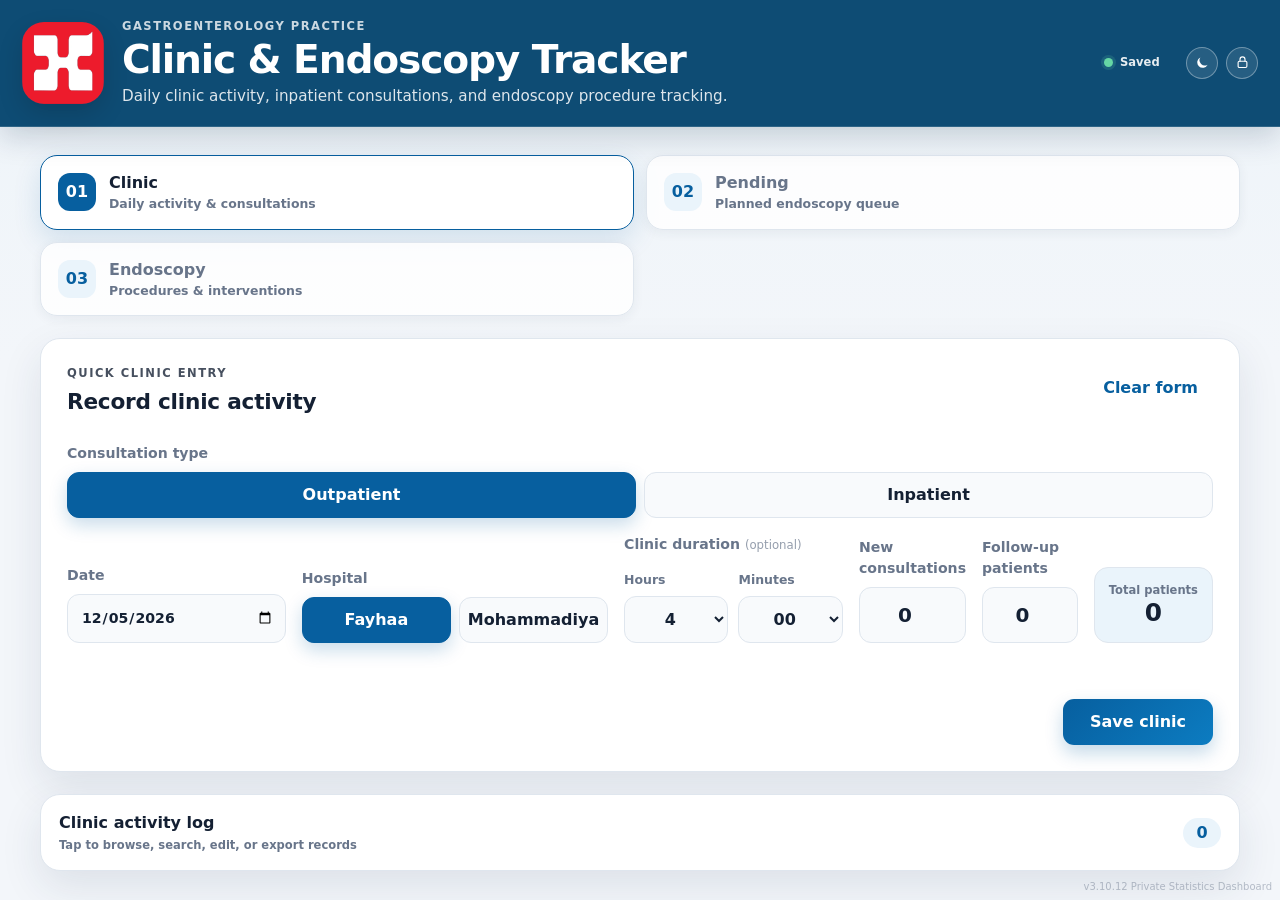
<file: index.html>
<!DOCTYPE html>

<html lang="en">
<head>
<meta charset="utf-8"/>
<meta content="width=device-width, initial-scale=1.0" name="viewport"/>
<meta content="Gastroenterology practice clinic and endoscopy activity tracker" name="description"/>
<title>Clinic &amp; Endoscopy Tracker</title>
<link href="styles.css" rel="stylesheet"/>
</head>
<body>
<header class="app-header">
<div class="brand-block">
<img alt="Gastroenterology Practice logo" class="hospital-logo" draggable="false" id="practiceLogo" src="hmg-logo.webp"/>
<div>
<p class="eyebrow">Gastroenterology Practice</p>
<h1>Clinic &amp; Endoscopy Tracker</h1>
<p class="subtitle">Daily clinic activity, inpatient consultations, and endoscopy procedure tracking.</p>
</div>
</div>
<div class="header-actions">
<div aria-live="polite" class="save-status saved" id="saveStatus" role="status" title="All changes saved"><span></span><b>Saved</b></div>
<button aria-label="Switch to dark mode" class="secondary-btn theme-btn header-icon-action" id="themeToggle" title="Dark mode" type="button">
<span aria-hidden="true" class="header-action-icon theme-icon" id="themeToggleIcon">
<svg class="moon-icon" focusable="false" viewbox="0 0 24 24"><path d="M20.2 15.4A8.4 8.4 0 0 1 8.6 3.8 8.7 8.7 0 1 0 20.2 15.4Z"></path></svg>
<svg class="sun-icon" focusable="false" viewbox="0 0 24 24"><circle cx="12" cy="12" r="3.5"></circle><path d="M12 2v2M12 20v2M4.93 4.93l1.42 1.42M17.65 17.65l1.42 1.42M2 12h2M20 12h2M4.93 19.07l1.42-1.42M17.65 6.35l1.42-1.42"></path></svg>
</span>
</button>
<button aria-label="Open private dashboard" class="header-icon-action private-lock-btn" id="privateAccessBtn" title="Private dashboard" type="button">
<span aria-hidden="true" class="header-action-icon">
<svg class="lock-closed-icon" focusable="false" viewbox="0 0 24 24"><rect height="10" rx="2" width="14" x="5" y="10"></rect><path d="M8 10V7a4 4 0 0 1 8 0v3"></path></svg>
<svg class="lock-open-icon" focusable="false" viewbox="0 0 24 24"><rect height="10" rx="2" width="14" x="5" y="10"></rect><path d="M9 10V7a4 4 0 0 1 7.5-2"></path></svg>
</span>
</button>
</div>
</header>
<main class="container">
<div class="module-nav-row">
<nav aria-label="Modules" class="module-tabs">
<button class="module-tab active" data-module="clinicModule" type="button"><span class="tab-icon">01</span><span><strong>Clinic</strong><small>Daily activity &amp; consultations</small></span></button>
<button class="module-tab" data-module="pendingModule" type="button"><span class="tab-icon">02</span><span><strong>Pending</strong><small>Planned endoscopy queue</small></span></button>
<button class="module-tab" data-module="endoscopyModule" type="button"><span class="tab-icon">03</span><span><strong>Endoscopy</strong><small>Procedures &amp; interventions</small></span></button>
</nav>
</div>
<section class="module-panel active" id="clinicModule">
<section class="card form-card">
<div class="section-heading"><div><p class="eyebrow">Quick clinic entry</p><h2>Record clinic activity</h2></div><button class="text-btn" id="resetFormBtn" type="button">Clear form</button></div>
<form id="trackerForm">
<input id="editingId" type="hidden"/>
<div class="clinic-mode-row">
<span class="field-label">Consultation type</span>
<div aria-label="Consultation type" class="clinic-type-buttons" role="group">
<button class="clinic-type-btn active" data-consultation-type="outpatient" type="button">Outpatient</button>
<button class="clinic-type-btn" data-consultation-type="inpatient" type="button">Inpatient</button>
</div>
<input id="consultationType" type="hidden" value="outpatient"/>
</div>
<div class="clinic-quick-form">
<label class="clinic-date-field"><span>Date</span><input id="date" required="" type="date"/></label>
<div class="clinic-hospital-field">
<span class="field-label">Hospital</span>
<div aria-label="Clinic hospital" class="clinic-hospital-buttons" role="group">
<button class="clinic-hospital-btn" data-clinic-hospital="HMG Fayhaa" type="button">Fayhaa</button>
<button class="clinic-hospital-btn" data-clinic-hospital="HMG Mohammadiya" type="button">Mohammadiya</button>
</div>
<select aria-hidden="true" class="visually-hidden-select" id="clinic" required="" tabindex="-1"><option value="">Select hospital</option><option>HMG Fayhaa</option><option>HMG Mohammadiya</option><option>Inpatient Consultation HMG Fayhaa</option><option>Inpatient Consultation HMG Mohammadiya</option></select>
</div>
<div class="clinic-duration-field" id="clinicDurationField">
<span class="field-label">Clinic duration <small>(optional)</small></span>
<div class="clinic-duration-picker" aria-label="Clinic duration">
<label><span>Hours</span><select id="durationHours"><option value="">Not recorded</option><option value="0">0</option><option value="1">1</option><option value="2">2</option><option value="3">3</option><option value="4" selected>4</option><option value="5">5</option><option value="6">6</option><option value="7">7</option><option value="8">8</option></select></label>
<label><span>Minutes</span><select id="durationMinutes"><option value="0" selected>00</option><option value="15">15</option><option value="30">30</option><option value="45">45</option></select></label>
</div>
<input id="duration" type="hidden" value="4"/>
</div>
<div class="clinic-count-fields" id="outpatientClinicFields">
<label class="clinic-count-field"><span>New consultations</span><input id="newConsultations" inputmode="numeric" min="0" step="1" type="number" value="0"/></label>
<label class="clinic-count-field"><span>Follow-up patients</span><input id="followUps" inputmode="numeric" min="0" step="1" type="number" value="0"/></label>
</div>
<div class="clinic-count-fields hidden" id="inpatientClinicFields">
<label class="clinic-count-field"><span>Inpatient consultations</span><input id="inpatientConsultations" inputmode="numeric" min="0" step="1" type="number" value="0"/></label>
</div>
<div class="clinic-total-preview"><span id="clinicTotalLabel">Total patients</span><strong id="clinicTotalPreview">0</strong></div>
</div>
<input id="day" type="hidden"/>
<input id="totalPatients" type="hidden"/>
<div class="form-message" id="formMessage"></div>
<div class="form-actions"><button class="primary-btn" type="submit"><span id="submitLabel">Save clinic</span></button></div>
</form>
</section>
<details class="card activity-log-collapsible" id="clinicActivityLog"><summary class="activity-log-summary"><span><strong>Clinic activity log</strong><small>Tap to browse, search, edit, or export records</small></span><span class="activity-log-summary-count" id="clinicActivityLogCount">0</span></summary><div class="activity-log-collapsible-body">
<div class="section-heading filters-heading activity-log-toolbar-heading"><div class="toolbar"><input id="searchInput" placeholder="Search clinic or date" type="search"/><select id="clinicFilter"><option value="">All clinics and services</option><option>HMG Fayhaa</option><option>HMG Mohammadiya</option><option>Inpatient Consultation HMG Fayhaa</option><option>Inpatient Consultation HMG Mohammadiya</option></select><button class="secondary-btn" id="exportBtn" type="button">Export CSV</button><button class="danger-btn" id="clearAllBtn" type="button">Clear all</button></div></div>
<div class="table-wrap"><table><thead><tr><th>Date</th><th>Day</th><th>Clinic / Service</th><th>Duration</th><th>Total patients</th><th>New</th><th>Follow-up</th><th>Actions</th></tr></thead><tbody id="recordsBody"></tbody></table><div class="empty-state" id="emptyState"><strong>No entries yet</strong><span>Add your first clinic entry above.</span></div></div>
</div></details>
</section>
<section class="module-panel" id="pendingModule">
<section class="card pending-hospital-switcher">
<div class="pending-hospital-field">
<span class="field-label">Hospital</span>
<div aria-label="Pending hospital queue" class="pending-hospital-buttons" role="tablist">
<button aria-selected="true" class="pending-hospital-btn active" data-pending-hospital="HMG Fayhaa" type="button">Fayhaa <span id="pendingFayhaaCount">0</span></button>
<button aria-selected="false" class="pending-hospital-btn" data-pending-hospital="HMG Mohammadiya" type="button">Mohammadiya <span id="pendingMohammadiyaCount">0</span></button>
</div>
<button class="primary-btn pending-inline-add" id="addPendingInlineBtn" type="button">+ Add pending patient</button>
</div>
</section>
<section class="card pending-card pending-composer" id="pendingComposer">
<div class="pending-composer-top"><strong>Add pending patient</strong><button aria-label="Close add form" class="icon-btn pending-composer-close" id="closePendingComposerBtn" type="button">×</button></div>
<form class="tracker-form" id="pendingForm">
<input id="pendingEditingId" type="hidden"/><input id="pendingHospital" type="hidden" value="HMG Fayhaa"/>
<div class="section-heading"><div><p class="eyebrow">Add to queue</p><h2 id="pendingFormTitle">Pending – Fayhaa</h2></div><button class="text-btn" id="resetPendingBtn" type="button">Clear form</button></div>
<div class="form-grid"><label><span>Date</span><input id="pendingDate" required="" type="date"/></label><label><span>Start time (for calendar)</span><select id="pendingTime"><option value="">Select time</option><option value="08:00">08:00</option><option value="08:15">08:15</option><option value="08:30">08:30</option><option value="08:45">08:45</option><option value="09:00">09:00</option><option value="09:15">09:15</option><option value="09:30">09:30</option><option value="09:45">09:45</option><option value="10:00">10:00</option><option value="10:15">10:15</option><option value="10:30">10:30</option><option value="10:45">10:45</option><option value="11:00">11:00</option><option value="11:15">11:15</option><option value="11:30">11:30</option><option value="11:45">11:45</option><option value="12:00">12:00</option><option value="12:15">12:15</option><option value="12:30">12:30</option><option value="12:45">12:45</option><option value="13:00">13:00</option><option value="13:15">13:15</option><option value="13:30">13:30</option><option value="13:45">13:45</option><option value="14:00">14:00</option><option value="14:15">14:15</option><option value="14:30">14:30</option><option value="14:45">14:45</option><option value="15:00">15:00</option><option value="15:15">15:15</option><option value="15:30">15:30</option><option value="15:45">15:45</option><option value="16:00">16:00</option><option value="16:15">16:15</option><option value="16:30">16:30</option><option value="16:45">16:45</option><option value="17:00">17:00</option><option value="17:15">17:15</option><option value="17:30">17:30</option><option value="17:45">17:45</option><option value="18:00">18:00</option><option value="18:15">18:15</option><option value="18:30">18:30</option><option value="18:45">18:45</option><option value="19:00">19:00</option><option value="19:15">19:15</option><option value="19:30">19:30</option><option value="19:45">19:45</option><option value="20:00">20:00</option><option value="20:15">20:15</option><option value="20:30">20:30</option><option value="20:45">20:45</option><option value="21:00">21:00</option><option value="21:15">21:15</option><option value="21:30">21:30</option><option value="21:45">21:45</option><option value="22:00">22:00</option><option value="22:15">22:15</option><option value="22:30">22:30</option><option value="22:45">22:45</option><option value="23:00">23:00</option><option value="23:15">23:15</option><option value="23:30">23:30</option><option value="23:45">23:45</option><option value="00:00">00:00</option></select></label><label><span>MRN</span><input id="pendingMrn" inputmode="numeric" maxlength="30" placeholder="Enter MRN" required="" type="text"/></label><label><span>Calendar duration (minutes)</span><input id="pendingDuration" min="5" step="5" type="number" value="30"/></label></div>
<label class="pending-schedule-toggle"><input id="pendingToBeScheduled" type="checkbox"/><span><strong>To be booked</strong><small>Keep this case in Booking until a date is confirmed.</small></span></label>
<fieldset><legend>Planned procedures — select one or more</legend><div class="choice-grid compact-choice-grid pending-procedure-tabs" id="pendingProcedureChoices">
<label class="check-card"><input type="checkbox" value="EGD"/><span>EGD</span></label><label class="check-card"><input type="checkbox" value="Colonoscopy"/><span>Colonoscopy</span></label><label class="check-card"><input type="checkbox" value="Flex Sig"/><span>Flex Sig</span></label><label class="check-card"><input type="checkbox" value="Fibroscan"/><span>FibroScan</span></label><label class="check-card"><input type="checkbox" value="ERCP"/><span>ERCP</span></label><label class="check-card"><input type="checkbox" value="EUS"/><span>EUS</span></label><label class="check-card"><input type="checkbox" value="PEG Tube Insertion"/><span>PEG Tube Insertion</span></label><label class="check-card"><input type="checkbox" value="PEG Tube Replacement"/><span>PEG Tube Replacement</span></label><label class="check-card"><input type="checkbox" value="Foreign Body Removal"/><span>Foreign Body Removal</span></label><label class="check-card"><input type="checkbox" value="pH Monitoring"/><span>pH Monitoring</span></label>
</div></fieldset>
<label class="full-width-field"><span>Note (optional)</span><textarea id="pendingNote" maxlength="500" placeholder="Brief reminder" rows="3"></textarea></label><div class="form-message" id="pendingMessage"></div><div class="form-actions"><button class="primary-btn" type="submit"><span id="pendingSubmitLabel">Add to pending</span></button></div>
</form>
</section>
<section class="card">
<div class="section-heading filters-heading"><div><h2 id="pendingQueueTitle">Pending – Fayhaa</h2></div><div class="toolbar"><input id="pendingSearch" placeholder="Search MRN or procedure" type="search"/><button class="danger-btn" id="clearPendingBtn" type="button">Clear queue</button></div></div>
<div aria-label="Pending date view" class="pending-view-tabs" role="tablist">
<button aria-selected="true" class="pending-view-btn active" data-pending-view="queue" type="button" onclick="setPendingView('queue')"><span class="pending-view-label">Queue</span><span id="pendingQueueCount">0</span></button>
<button aria-selected="false" class="pending-view-btn" data-pending-view="today" type="button" onclick="setPendingView('today')"><span class="pending-view-label">Today</span><span id="pendingTodayCount">0</span></button>
<button aria-selected="false" class="pending-view-btn" data-pending-view="week" type="button" onclick="setPendingView('week')"><span class="pending-view-label">Week</span><span id="pendingWeekCount">0</span></button>
<button aria-selected="false" class="pending-view-btn" data-pending-view="toschedule" type="button" onclick="setPendingView('toschedule')"><span class="pending-view-label">Booking</span><span id="pendingToScheduleCount">0</span></button>
</div>
<div class="pending-list" id="pendingList"></div><div class="empty-state" id="pendingEmptyState"><strong>No pending patients</strong><span id="pendingEmptyText">Add a planned patient above.</span></div>
</section>
<button aria-label="Add pending patient" class="pending-fab" id="openPendingComposerBtn" type="button">+</button>
</section>
<section class="module-panel" id="endoscopyModule">
<section class="card form-card">
<div class="section-heading"><div><p class="eyebrow">HMG Endoscopy</p><h2>Endoscopy Procedure Log</h2></div><div class="heading-actions"><button class="secondary-btn" id="fromPendingBtn" type="button">From Pending</button><button class="text-btn" id="resetEndoscopyBtn" type="button">Clear form</button></div></div>
<form id="endoscopyForm">
<input id="endoscopyEditingId" type="hidden"/>
<div class="form-grid">
<label><span>Date</span><input id="endoscopyDate" required="" type="date"/></label>
<label><span>Day</span><input id="endoscopyDay" readonly="" type="text"/></label>
<label><span>MRN</span><input id="mrn" inputmode="numeric" placeholder="Enter MRN" required="" type="text"/></label>
<div class="endoscopy-hospital-field">
<span class="field-label">Hospital</span>
<div aria-label="Endoscopy hospital" class="endoscopy-hospital-buttons" role="group">
<button class="endoscopy-hospital-btn" data-endoscopy-hospital="HMG Fayhaa" type="button">Fayhaa</button>
<button class="endoscopy-hospital-btn" data-endoscopy-hospital="HMG Mohammadiya" type="button">Mohammadiya</button>
</div>
<select aria-hidden="true" class="visually-hidden-select" id="hospital" required="" tabindex="-1"><option value="">Select hospital</option><option>HMG Fayhaa</option><option>HMG Mohammadiya</option></select>
</div>
</div>
<section class="endo-entry-section main-procedure-section" aria-labelledby="mainProcedureHeading">
<div class="quick-entry-heading"><strong id="mainProcedureHeading">Main Procedure</strong><span>Select one or more procedures.</span></div>
<div class="quick-procedure-buttons main-procedure-buttons">
<button class="quick-procedure-btn" data-procedures="EGD" type="button">EGD</button>
<button class="quick-procedure-btn" data-procedures="Colonoscopy" type="button">Colonoscopy</button>
<button class="quick-procedure-btn" data-procedures="Flex Sig" type="button">Flex Sig</button>
<button class="quick-procedure-btn" data-procedures="Fibroscan" type="button">FibroScan</button>
<button class="quick-procedure-btn" data-procedures="EUS" type="button">EUS</button>
<button class="quick-procedure-btn" data-procedures="ERCP" type="button">ERCP</button>
</div>
<div id="procedureChoices" class="visually-hidden-procedure-inputs" aria-hidden="true">
<input type="checkbox" value="EGD"/><input type="checkbox" value="Colonoscopy"/><input type="checkbox" value="Flex Sig"/><input type="checkbox" value="EUS"/><input type="checkbox" value="ERCP"/><input type="checkbox" value="Fibroscan"/>
</div>
</section>
<section class="endo-entry-section quick-intervention-panel" aria-labelledby="quickInterventionHeading">
<div class="quick-entry-heading"><strong id="quickInterventionHeading">Quick Interventions</strong><span>Select 1–4 quickly, or enter any larger number.</span></div>
<div class="quick-intervention-grid">
<div class="quick-intervention-card">
<span class="quick-intervention-label">Polypectomy</span>
<div aria-label="Polypectomy quick count" class="quick-count-group" data-target="polypectomy" role="group"><button data-count="1" type="button">1</button><button data-count="2" type="button">2</button><button data-count="3" type="button">3</button><button data-count="4" type="button">4</button></div>
<div class="custom-count-stepper"><button data-count-step="-1" data-target="polypectomy" type="button" aria-label="Decrease polypectomy count">−</button><input id="polypectomy" min="0" step="1" inputmode="numeric" type="number" value="0" aria-label="Polypectomy count"/><button data-count-step="1" data-target="polypectomy" type="button" aria-label="Increase polypectomy count">+</button></div>
</div>
<div class="quick-intervention-card">
<span class="quick-intervention-label">Clips</span>
<div aria-label="Clip quick count" class="quick-count-group" data-target="clipping" role="group"><button data-count="1" type="button">1</button><button data-count="2" type="button">2</button><button data-count="3" type="button">3</button><button data-count="4" type="button">4</button></div>
<div class="custom-count-stepper"><button data-count-step="-1" data-target="clipping" type="button" aria-label="Decrease clip count">−</button><input id="clipping" min="0" step="1" inputmode="numeric" type="number" value="0" aria-label="Clip count"/><button data-count-step="1" data-target="clipping" type="button" aria-label="Increase clip count">+</button></div>
</div>
</div>
</section>
<section class="endo-entry-section additional-procedure-section" aria-labelledby="additionalProcedureHeading">
<div class="quick-entry-heading"><strong id="additionalProcedureHeading">Additional Procedures</strong><span>Tap to select. Tap again to remove.</span></div>
<div class="additional-procedure-buttons" id="additionalProcedureButtons">
<button class="additional-procedure-btn" data-checkbox-target="varicealBanding" type="button">Variceal banding</button>
<button class="additional-procedure-btn" data-checkbox-target="sclerotherapy" type="button">Sclerotherapy</button>
<button class="additional-procedure-btn" data-value-target="Foreign Body Removal" type="button">Foreign body removal</button>
<button class="additional-procedure-btn" data-value-target="PEG Tube Insertion" type="button">PEG insertion</button>
<button class="additional-procedure-btn" data-value-target="PEG Tube Replacement" type="button">PEG replacement</button>
<button class="additional-procedure-btn" data-checkbox-target="esophagealStenting" type="button">Esophageal stent</button>
<button class="additional-procedure-btn" data-checkbox-target="duodenalStenting" type="button">Duodenal stent</button>
<button class="additional-procedure-btn" data-checkbox-target="colonicStenting" type="button">Colonic stent</button>
<button class="additional-procedure-btn" data-checkbox-target="metallicBiliaryStenting" type="button">Metal biliary stent</button>
<button class="additional-procedure-btn" data-value-target="pH Monitoring" type="button">pH monitoring</button>
<button class="additional-procedure-btn" data-value-target="SIBO Breath Test" type="button">SIBO breath test</button>
</div>
<div id="additionalProcedureChoices" class="visually-hidden-procedure-inputs" aria-hidden="true">
<input id="sclerotherapy" type="checkbox"/>
<input id="varicealBanding" type="checkbox"/>
<input type="checkbox" value="pH Monitoring"/>
<input type="checkbox" value="SIBO Breath Test"/>
<input type="checkbox" value="PEG Tube Insertion"/>
<input type="checkbox" value="PEG Tube Replacement"/>
<input type="checkbox" value="Foreign Body Removal"/>
<input id="esophagealStenting" type="checkbox"/>
<input id="duodenalStenting" type="checkbox"/>
<input id="colonicStenting" type="checkbox"/>
<input id="metallicBiliaryStenting" type="checkbox"/>
</div>
</section>
<details class="more-details-panel" id="endoscopyMoreDetails">
<summary>Patient note</summary>
<label class="full-width-field"><span>Patient note (optional)</span><textarea id="endoscopyNote" maxlength="1000" placeholder="Add a brief note for this patient or procedure" rows="4"></textarea></label>
</details>
<div class="form-message" id="endoscopyMessage"></div>
<div class="form-actions"><button class="primary-btn" type="submit"><span id="endoscopySubmitLabel">Save procedure</span></button></div>
</form>
</section>
<details class="card activity-log-collapsible" id="endoscopyActivityLog"><summary class="activity-log-summary"><span><strong>Endoscopy activity log</strong><small>Tap to browse, search, edit, or export records</small></span><span class="activity-log-summary-count" id="endoscopyActivityLogCount">0</span></summary><div class="activity-log-collapsible-body">
<div class="section-heading filters-heading activity-log-toolbar-heading"><div class="endo-view-filter" role="group" aria-label="Endoscopy log view"><button class="endo-view-btn active" id="showAllEndoscopyBtn" type="button">All</button><button class="endo-view-btn" id="showFlaggedEndoscopyBtn" type="button">🚩 Flagged <span id="flaggedEndoscopyCount">0</span></button></div><div class="toolbar"><input id="endoscopySearch" placeholder="Search MRN, hospital, procedure" type="search"/><select id="hospitalFilter"><option value="">All hospitals</option><option>HMG Fayhaa</option><option>HMG Mohammadiya</option></select><button class="secondary-btn" id="exportEndoscopyBtn" type="button">Export CSV</button><button class="danger-btn" id="clearEndoscopyBtn" type="button">Clear all</button></div></div>
<div class="table-wrap endoscopy-log-wrap"><table id="endoscopyTable"><colgroup><col class="col-date"/><col class="col-day"/><col class="col-mrn"/><col class="col-hospital"/><col class="col-procedure"/><col class="col-additional"/><col class="col-note"/><col class="col-actions"/></colgroup><thead><tr><th>Date</th><th>Day</th><th>MRN</th><th>Hospital</th><th>Procedures</th><th>Additional procedures</th><th>Note</th><th>Actions</th></tr></thead><tbody id="endoscopyBody"></tbody></table><div class="empty-state" id="endoscopyEmptyState"><strong>No procedure records yet</strong><span>Add the first endoscopy record above.</span></div></div>
</div></details>
</section>
<section class="module-panel" id="incomeModule">
<section class="card income-lock-card hidden" id="incomeLockScreen">
<div class="lock-icon">🔒</div>
<p class="eyebrow">Private area</p>
<h2 class="hidden" id="incomeLockTitle">Unlock Private Dashboard</h2>
<p class="section-help hidden" id="incomeLockHelp">Enter your password to view the private dashboard.</p>
<form class="password-form" id="incomePasswordForm">
<label><span id="incomePasswordLabel">Password</span><input autocomplete="current-password" id="incomePassword" minlength="4" required="" type="password"/></label>
<label class="hidden" id="confirmPasswordGroup"><span>Confirm password</span><input autocomplete="new-password" id="incomePasswordConfirm" minlength="4" type="password"/></label>
<div class="form-message" id="incomePasswordMessage"></div>
<button class="primary-btn" type="submit"><span id="incomePasswordButton">Unlock</span></button>
</form>
<button class="text-btn reset-private-password-btn" id="resetPrivatePasswordBtn" type="button">Reset password on this device</button>
<p class="security-note">The password protects this section from casual access on this browser. Because this is an offline webpage, it is not equivalent to server-based authentication.</p>
</section>
<div id="incomeDashboard">
<section class="private-dashboard-shell">
<div class="private-dashboard-topbar">
<div><p class="eyebrow">Private area</p><h2>Practice Dashboard</h2></div>
</div>
<nav aria-label="Private dashboard sections" class="private-dashboard-nav">
<button class="private-nav-btn active" data-private-view="overview" type="button">Overview</button><button class="private-nav-btn" data-private-view="statistics" type="button">Statistics</button><button class="private-nav-btn" data-private-view="admissions" type="button">Admissions</button>
<button class="private-nav-btn" data-private-view="income" type="button">Income</button>
<button class="private-nav-btn" data-private-view="performance" type="button">Performance</button>
<button class="private-nav-btn" data-private-view="hospitals" type="button">Hospitals</button>
<button class="private-nav-btn" data-private-view="fees" type="button">Fees</button>
<button class="private-nav-btn" data-private-view="backup" type="button">Backup</button>
</nav>
</section><section class="private-view hidden private-statistics-dashboard" data-private-section="statistics" id="privateStatisticsDashboard"><section class="card dashboard-intro-card"><div><p class="eyebrow">Practice overview</p><h2>Complete Practice Statistics</h2><p class="section-help">All clinic and endoscopy statistics, hospital comparisons, and diagrams in one private mobile dashboard.</p></div></section><div class="dashboard-filter-bar">
<label>Statistics Period
    <select id="statsPeriod">
<option value="all">All Time</option>
<option value="year">This Year</option>
<option value="month">This Month</option>
<option value="custom">Custom Date Range</option>
</select>
</label>
<label class="stats-date-field hidden" id="statsFromGroup">From
    <input id="statsFrom" type="date"/>
</label>
<label class="stats-date-field hidden" id="statsToGroup">To
    <input id="statsTo" type="date"/>
</label>
<label>Hospital
    <select id="statsHospital">
<option value="all">All Hospitals</option>
<option>HMG Fayhaa</option>
<option>HMG Mohammadiya</option>
</select>
</label>
</div><details class="card dashboard-stat-section" open=""><summary><span><strong>Clinic Statistics</strong><small>Sessions, patients, consultations and hours</small></span><span class="summary-chevron">⌄</span></summary><div class="dashboard-stat-body"><section class="stats-grid compact-dashboard-grid"><article class="stat-card"><span>Total entries</span><strong id="statEntries">0</strong></article><article class="stat-card"><span>Total patients</span><strong id="statPatients">0</strong></article><article class="stat-card"><span>New consultations</span><strong id="statNew">0</strong></article><article class="stat-card"><span>Follow-ups</span><strong id="statFollowUps">0</strong></article><article class="stat-card"><span>Clinic hours</span><strong id="statHours">0</strong></article></section><section class="card hospital-dashboard-card">
<div class="section-heading">
<div><p class="eyebrow">Hospital breakdown</p><h2>Clinic statistics by hospital</h2><p class="section-help">Outpatient clinic activity and inpatient consultations are summarized separately for each hospital.</p></div>
</div>
<div class="hospital-dashboard-grid">
<article class="hospital-stat-panel">
<div class="hospital-panel-heading"><span class="hospital-dot"></span><div><h3>HMG Fayhaa</h3><small>Clinic and inpatient activity</small></div></div>
<div class="hospital-summary-row"><div><span>Outpatient patients</span><strong id="clinicFayhaaPatients">0</strong></div><div><span>Inpatient consultations</span><strong id="clinicFayhaaInpatient">0</strong></div></div>
<div class="hospital-procedure-grid">
<div><span>Clinic entries</span><strong id="clinicFayhaaEntries">0</strong></div><div><span>Clinic hours</span><strong id="clinicFayhaaHours">0</strong></div><div><span>New consultations</span><strong id="clinicFayhaaNew">0</strong></div><div><span>Follow-ups</span><strong id="clinicFayhaaFollowUps">0</strong></div><div><span>Inpatient entries</span><strong id="clinicFayhaaInpatientEntries">0</strong></div>
</div>
</article>
<article class="hospital-stat-panel">
<div class="hospital-panel-heading"><span class="hospital-dot"></span><div><h3>HMG Mohammadiya</h3><small>Clinic and inpatient activity</small></div></div>
<div class="hospital-summary-row"><div><span>Outpatient patients</span><strong id="clinicMohammadiyaPatients">0</strong></div><div><span>Inpatient consultations</span><strong id="clinicMohammadiyaInpatient">0</strong></div></div>
<div class="hospital-procedure-grid">
<div><span>Clinic entries</span><strong id="clinicMohammadiyaEntries">0</strong></div><div><span>Clinic hours</span><strong id="clinicMohammadiyaHours">0</strong></div><div><span>New consultations</span><strong id="clinicMohammadiyaNew">0</strong></div><div><span>Follow-ups</span><strong id="clinicMohammadiyaFollowUps">0</strong></div><div><span>Inpatient entries</span><strong id="clinicMohammadiyaInpatientEntries">0</strong></div>
</div>
</article>
</div>
</section><section class="card chart-card">
<div class="section-heading monthly-trend-heading">
<div><p class="eyebrow">Outpatient clinic activity</p><h2>Monthly new consultations and follow-ups</h2><p class="section-help">Outpatient clinic visits only. Inpatient consultations and endoscopy procedures are excluded.</p></div>
<div aria-label="Outpatient clinic monthly activity hospital view" class="trend-tabs" role="tablist">
<button aria-selected="true" class="trend-tab active" data-clinic-trend="overall" role="tab" type="button">Overall</button>
<button aria-selected="false" class="trend-tab" data-clinic-trend="HMG Fayhaa" role="tab" type="button">Fayhaa</button>
<button aria-selected="false" class="trend-tab" data-clinic-trend="HMG Mohammadiya" role="tab" type="button">Mohammadiya</button>
</div>
</div>
<div aria-label="Monthly outpatient new consultations and follow-up visits" class="monthly-chart" id="clinicMonthlyChart" role="img"></div>
</section></div></details><details class="card dashboard-stat-section"><summary><span><strong>Endoscopy Statistics</strong><small>Procedures, interventions and hospital activity</small></span><span class="summary-chevron">⌄</span></summary><div class="dashboard-stat-body"><section class="stats-grid endoscopy-stats compact-dashboard-grid">
<article class="stat-card"><span>Patient records</span><strong id="statEndoscopyRecords">0</strong></article>
<article class="stat-card"><span>Total procedures</span><strong id="statProcedures">0</strong></article>
<article class="stat-card procedure-stat"><span>EGD</span><strong id="statEGD">0</strong></article>
<article class="stat-card procedure-stat"><span>Colonoscopy</span><strong id="statColonoscopy">0</strong></article>
<article class="stat-card procedure-stat"><span>Flex Sig</span><strong id="statFlexSig">0</strong></article>
<article class="stat-card procedure-stat"><span>EUS</span><strong id="statEUS">0</strong></article>
<article class="stat-card procedure-stat"><span>ERCP</span><strong id="statERCP">0</strong></article>
<article class="stat-card procedure-stat"><span>PEG Tube Insertion</span><strong id="statPEGTubeInsertion">0</strong></article>
<article class="stat-card procedure-stat"><span>PEG Tube Replacement</span><strong id="statPEGTubeReplacement">0</strong></article>
<article class="stat-card procedure-stat"><span>pH Monitoring</span><strong id="statPHMonitoring">0</strong></article>
<article class="stat-card procedure-stat"><span>Foreign Body Removal</span><strong id="statForeignBodyRemoval">0</strong></article>
<article class="stat-card procedure-stat"><span>FibroScan</span><strong id="statFibroscan">0</strong></article>
<article class="stat-card"><span>Polypectomies</span><strong id="statPolypectomy">0</strong></article>
<article class="stat-card"><span>Clips</span><strong id="statClips">0</strong></article>
<article class="stat-card"><span>Stenting procedures</span><strong id="statStents">0</strong></article>
</section><section class="card hospital-dashboard-card">
<div class="section-heading">
<div><p class="eyebrow">Hospital breakdown</p><h2>Endoscopy statistics by hospital</h2><p class="section-help">Each panel updates automatically from the saved endoscopy records.</p></div>
</div>
<div class="hospital-dashboard-grid">
<article class="hospital-stat-panel">
<div class="hospital-panel-heading"><span class="hospital-dot"></span><div><h3>HMG Fayhaa</h3><small>Endoscopy activity</small></div></div>
<div class="hospital-summary-row"><div><span>Patients</span><strong id="fayhaaRecords">0</strong></div><div><span>Procedures</span><strong id="fayhaaProcedures">0</strong></div></div>
<div class="hospital-procedure-grid">
<div><span>EGD</span><strong id="fayhaaEGD">0</strong></div><div><span>Colonoscopy</span><strong id="fayhaaColonoscopy">0</strong></div><div><span>Flex Sig</span><strong id="fayhaaFlexSig">0</strong></div><div><span>EUS</span><strong id="fayhaaEUS">0</strong></div><div><span>ERCP</span><strong id="fayhaaERCP">0</strong></div><div><span>PEG Insertion</span><strong id="fayhaaPEGTubeInsertion">0</strong></div><div><span>PEG Replacement</span><strong id="fayhaaPEGTubeReplacement">0</strong></div><div><span>pH Monitoring</span><strong id="fayhaaPHMonitoring">0</strong></div><div><span>Foreign Body Removal</span><strong id="fayhaaForeignBodyRemoval">0</strong></div><div><span>FibroScan</span><strong id="fayhaaFibroscan">0</strong></div><div><span>Polypectomies</span><strong id="fayhaaPolypectomy">0</strong></div><div><span>Clips</span><strong id="fayhaaClips">0</strong></div><div><span>Stents</span><strong id="fayhaaStents">0</strong></div>
</div>
</article>
<article class="hospital-stat-panel">
<div class="hospital-panel-heading"><span class="hospital-dot"></span><div><h3>HMG Mohammadiya</h3><small>Endoscopy activity</small></div></div>
<div class="hospital-summary-row"><div><span>Patients</span><strong id="mohammadiyaRecords">0</strong></div><div><span>Procedures</span><strong id="mohammadiyaProcedures">0</strong></div></div>
<div class="hospital-procedure-grid">
<div><span>EGD</span><strong id="mohammadiyaEGD">0</strong></div><div><span>Colonoscopy</span><strong id="mohammadiyaColonoscopy">0</strong></div><div><span>Flex Sig</span><strong id="mohammadiyaFlexSig">0</strong></div><div><span>EUS</span><strong id="mohammadiyaEUS">0</strong></div><div><span>ERCP</span><strong id="mohammadiyaERCP">0</strong></div><div><span>PEG Insertion</span><strong id="mohammadiyaPEGTubeInsertion">0</strong></div><div><span>PEG Replacement</span><strong id="mohammadiyaPEGTubeReplacement">0</strong></div><div><span>pH Monitoring</span><strong id="mohammadiyaPHMonitoring">0</strong></div><div><span>Foreign Body Removal</span><strong id="mohammadiyaForeignBodyRemoval">0</strong></div><div><span>FibroScan</span><strong id="mohammadiyaFibroscan">0</strong></div><div><span>Polypectomies</span><strong id="mohammadiyaPolypectomy">0</strong></div><div><span>Clips</span><strong id="mohammadiyaClips">0</strong></div><div><span>Stents</span><strong id="mohammadiyaStents">0</strong></div>
</div>
</article>
</div>
</section></div></details></section>
<section class="card private-view outpatient-overview-card" data-private-section="overview">
<div class="section-heading"><div><p class="eyebrow">Overview</p><h2>Outpatient Clinic</h2><p class="section-help">Current month. Includes outpatient consultations, FibroScan, and SIBO income only.</p></div></div>
<div class="outpatient-overview-grid">
<article><span>Clinic income</span><strong id="outpatientOverviewIncome">SAR 0</strong></article>
<article><span>Clinic hours</span><strong id="outpatientOverviewHours">0 h</strong></article>
<article class="outpatient-overview-average"><span>Average per hour</span><strong id="outpatientOverviewPerHour">—</strong></article>
</div>
</section>
<section class="card private-view" data-private-section="overview">
<div class="section-heading"><div><p class="eyebrow">Private financial summary</p><h2>Estimated Income</h2><p class="section-help">Visible only after unlocking the Private Dashboard. Calculated from saved clinic and endoscopy records using your fee settings.</p></div></div>
<div class="private-income-period-grid">
  <article class="private-income-period">
    <span>Today</span>
    <section class="private-income-hospital-block">
      <h3>Fayhaa</h3>
      <div><small>Clinic</small><strong id="privateIncomeTodayFayhaaClinic">SAR 0</strong></div>
      <div><small>Clinic avg/hour</small><strong id="privateIncomeTodayFayhaaClinicPerHour">—</strong></div>
      <div><small>Endoscopy</small><strong id="privateIncomeTodayFayhaaEndoscopy">SAR 0</strong></div>
      <div class="private-income-subtotal"><small>Subtotal</small><strong id="privateIncomeTodayFayhaaTotal">SAR 0</strong></div>
    </section>
    <section class="private-income-hospital-block">
      <h3>Mohammadiyah</h3>
      <div><small>Clinic</small><strong id="privateIncomeTodayMohammadiyaClinic">SAR 0</strong></div>
      <div><small>Clinic avg/hour</small><strong id="privateIncomeTodayMohammadiyaClinicPerHour">—</strong></div>
      <div><small>Endoscopy</small><strong id="privateIncomeTodayMohammadiyaEndoscopy">SAR 0</strong></div>
      <div class="private-income-subtotal"><small>Subtotal</small><strong id="privateIncomeTodayMohammadiyaTotal">SAR 0</strong></div>
    </section>
    <section class="private-income-combined-block">
      <h3>Combined</h3>
      <div><small>Clinic</small><strong id="privateIncomeTodayCombinedClinic">SAR 0</strong></div>
      <div><small>Clinic avg/hour</small><strong id="privateIncomeTodayCombinedClinicPerHour">—</strong></div>
      <div><small>Endoscopy</small><strong id="privateIncomeTodayCombinedEndoscopy">SAR 0</strong></div>
      <div class="private-income-period-total"><small>Grand total</small><strong id="privateIncomeTodayTotal">SAR 0</strong></div>
    </section>
  </article>
  <article class="private-income-period">
    <span>This week</span>
    <section class="private-income-hospital-block">
      <h3>Fayhaa</h3>
      <div><small>Clinic</small><strong id="privateIncomeWeekFayhaaClinic">SAR 0</strong></div>
      <div><small>Clinic avg/hour</small><strong id="privateIncomeWeekFayhaaClinicPerHour">—</strong></div>
      <div><small>Endoscopy</small><strong id="privateIncomeWeekFayhaaEndoscopy">SAR 0</strong></div>
      <div class="private-income-subtotal"><small>Subtotal</small><strong id="privateIncomeWeekFayhaaTotal">SAR 0</strong></div>
    </section>
    <section class="private-income-hospital-block">
      <h3>Mohammadiyah</h3>
      <div><small>Clinic</small><strong id="privateIncomeWeekMohammadiyaClinic">SAR 0</strong></div>
      <div><small>Clinic avg/hour</small><strong id="privateIncomeWeekMohammadiyaClinicPerHour">—</strong></div>
      <div><small>Endoscopy</small><strong id="privateIncomeWeekMohammadiyaEndoscopy">SAR 0</strong></div>
      <div class="private-income-subtotal"><small>Subtotal</small><strong id="privateIncomeWeekMohammadiyaTotal">SAR 0</strong></div>
    </section>
    <section class="private-income-combined-block">
      <h3>Combined</h3>
      <div><small>Clinic</small><strong id="privateIncomeWeekCombinedClinic">SAR 0</strong></div>
      <div><small>Clinic avg/hour</small><strong id="privateIncomeWeekCombinedClinicPerHour">—</strong></div>
      <div><small>Endoscopy</small><strong id="privateIncomeWeekCombinedEndoscopy">SAR 0</strong></div>
      <div class="private-income-period-total"><small>Grand total</small><strong id="privateIncomeWeekTotal">SAR 0</strong></div>
    </section>
  </article>
  <article class="private-income-period">
    <span>This month</span>
    <section class="private-income-hospital-block">
      <h3>Fayhaa</h3>
      <div><small>Clinic</small><strong id="privateIncomeMonthFayhaaClinic">SAR 0</strong></div>
      <div><small>Clinic avg/hour</small><strong id="privateIncomeMonthFayhaaClinicPerHour">—</strong></div>
      <div><small>Endoscopy</small><strong id="privateIncomeMonthFayhaaEndoscopy">SAR 0</strong></div>
      <div class="private-income-subtotal"><small>Subtotal</small><strong id="privateIncomeMonthFayhaaTotal">SAR 0</strong></div>
    </section>
    <section class="private-income-hospital-block">
      <h3>Mohammadiyah</h3>
      <div><small>Clinic</small><strong id="privateIncomeMonthMohammadiyaClinic">SAR 0</strong></div>
      <div><small>Clinic avg/hour</small><strong id="privateIncomeMonthMohammadiyaClinicPerHour">—</strong></div>
      <div><small>Endoscopy</small><strong id="privateIncomeMonthMohammadiyaEndoscopy">SAR 0</strong></div>
      <div class="private-income-subtotal"><small>Subtotal</small><strong id="privateIncomeMonthMohammadiyaTotal">SAR 0</strong></div>
    </section>
    <section class="private-income-combined-block">
      <h3>Combined</h3>
      <div><small>Clinic</small><strong id="privateIncomeMonthCombinedClinic">SAR 0</strong></div>
      <div><small>Clinic avg/hour</small><strong id="privateIncomeMonthCombinedClinicPerHour">—</strong></div>
      <div><small>Endoscopy</small><strong id="privateIncomeMonthCombinedEndoscopy">SAR 0</strong></div>
      <div class="private-income-period-total"><small>Grand total</small><strong id="privateIncomeMonthTotal">SAR 0</strong></div>
    </section>
  </article>
</div>
</section>
<section class="card private-view" data-private-section="overview">
<div class="section-heading"><div><p class="eyebrow">Overview</p><h2>Practice at a glance</h2><p class="section-help">Monthly income and productivity summary.</p></div></div>
<div class="income-kpi-grid">
<article class="income-kpi"><span>Target income</span><strong id="privateOverviewTarget">SAR 0</strong></article>
<article class="income-kpi"><span>Estimated income</span><strong id="privateOverviewIncome">SAR 0</strong></article>
<article class="income-kpi"><span>Clinic patients</span><strong id="privateOverviewPatients">0</strong></article>
<article class="income-kpi"><span>Procedures</span><strong id="privateOverviewProcedures">0</strong></article>
</div>
<div class="private-overview-progress"><div id="privateOverviewProgress"></div></div>
<p class="estimate-disclaimer" id="privateOverviewStatus">No activity recorded for this month.</p>
<div class="monthly-report-panel">
  <div>
    <p class="eyebrow">Monthly archive</p>
    <h3>PDF Practice Summary</h3>
    <p class="section-help">Create a clean monthly report from the saved clinic, endoscopy, intervention, and income records.</p>
  </div>
  <div class="monthly-report-controls">
    <label><span>Report month</span><input id="monthlyReportMonth" type="month"/></label>
    <button class="primary-btn" id="generateMonthlyPdfBtn" type="button">📄 Generate Monthly PDF</button>
  </div>
  <div class="form-message" id="monthlyPdfMessage"></div>
</div>
</section>
<section class="private-view hidden admission-dashboard" data-private-section="admissions">
<section class="card admission-summary-card">
<div class="section-heading"><div><p class="eyebrow">Selected inpatient cases</p><h2>Admission Tracker</h2><p class="section-help">Track only the admitted patients you choose. Day 1 is the initial consultation day.</p></div></div>
<div class="admission-kpi-grid">
<article class="income-kpi"><span>Active admissions</span><strong id="admissionActiveCount">0</strong></article>
<article class="income-kpi"><span>Consultation days</span><strong id="admissionConsultationDays">0</strong></article>
<article class="income-kpi"><span>Initial consultations</span><strong id="admissionInitialCount">0</strong></article>
<article class="income-kpi"><span>Estimated fees</span><strong id="admissionEstimatedFees">SAR 0</strong></article>
</div>
</section>
<section class="card admission-form-card">
<details id="admissionComposer"><summary class="activity-log-summary"><span><strong>+ Track an admission</strong><small>Add only the cases that need daily follow-up tracking</small></span></summary>
<form id="admissionForm" class="admission-form">
<input id="admissionEditingId" type="hidden"/>
<div class="form-grid"><label><span>MRN</span><input id="admissionMrn" inputmode="numeric" maxlength="30" required type="text"/></label><label><span>Hospital</span><select id="admissionHospital" required><option>HMG Fayhaa</option><option>HMG Mohammadiya</option></select></label><label><span>Initial consultation date</span><input id="admissionStartDate" required type="date"/></label><label><span>Discharge date <small>(optional)</small></span><input id="admissionDischargeDate" type="date"/></label></div>
<label class="full-width-field"><span>Note <small>(optional)</small></span><textarea id="admissionNote" maxlength="500" rows="2"></textarea></label>
<div class="form-message" id="admissionMessage"></div><div class="form-actions"><button class="primary-btn" type="submit"><span id="admissionSubmitLabel">Start tracking</span></button><button class="secondary-btn" id="resetAdmissionBtn" type="button">Clear</button></div>
</form></details>
</section>
<section class="card"><div class="section-heading"><div><p class="eyebrow">Current and completed</p><h2>Tracked admissions</h2></div><div class="toolbar"><select id="admissionStatusFilter"><option value="active">Active</option><option value="all">All</option><option value="discharged">Discharged</option></select><input id="admissionSearch" type="search" placeholder="Search MRN"/></div></div><div id="admissionList" class="admission-list"></div><div id="admissionEmpty" class="empty-state"><strong>No tracked admissions</strong><span>Add a selected inpatient case above.</span></div></section>
</section>
<section class="card performance-hero private-view hidden" data-private-section="performance">
<div class="section-heading">
<div><p class="eyebrow">Practice analytics</p><h2>Performance Dashboard</h2><p class="section-help">Read-only metrics calculated from your existing clinic and endoscopy records for the selected statistics period.</p></div>
</div>
<div class="performance-kpi-grid">
<article class="performance-kpi"><span>Clinic sessions</span><strong id="perfSessions">0</strong></article>
<article class="performance-kpi"><span>Patients per session</span><strong id="perfPatientsPerSession">0</strong></article>
<article class="performance-kpi"><span>New consultations per session</span><strong id="perfNewPerSession">0</strong></article>
<article class="performance-kpi"><span>Procedures per session</span><strong id="perfProceduresPerSession">0</strong></article>
<article class="performance-kpi"><span>Clinic hours</span><strong id="perfHours">0</strong></article>
<article class="performance-kpi"><span>Patients per hour</span><strong id="perfPatientsPerHour">0</strong></article>
</div>
</section>
<section class="card performance-comparison-card private-view hidden" data-private-section="performance">
<div class="section-heading"><div><p class="eyebrow">Hospital comparison</p><h2>Performance by hospital</h2></div></div>
<div class="performance-hospital-grid">
<article class="performance-hospital-card">
<div class="hospital-panel-heading"><span class="hospital-dot"></span><div><h3>HMG Fayhaa</h3><small>Selected statistics period</small></div></div>
<div class="performance-metric-list">
<div><span>Clinic sessions</span><strong id="perfFayhaaSessions">0</strong></div><div><span>Total patients</span><strong id="perfFayhaaPatients">0</strong></div><div><span>Patients/session</span><strong id="perfFayhaaPatientsPerSession">0</strong></div><div><span>New/session</span><strong id="perfFayhaaNewPerSession">0</strong></div><div><span>Clinic hours</span><strong id="perfFayhaaHours">0</strong></div><div><span>Endoscopy procedures</span><strong id="perfFayhaaProcedures">0</strong></div><div><span>Procedures/session</span><strong id="perfFayhaaProceduresPerSession">0</strong></div>
</div>
</article>
<article class="performance-hospital-card">
<div class="hospital-panel-heading"><span class="hospital-dot"></span><div><h3>HMG Mohammadiya</h3><small>Selected statistics period</small></div></div>
<div class="performance-metric-list">
<div><span>Clinic sessions</span><strong id="perfMohammadiyaSessions">0</strong></div><div><span>Total patients</span><strong id="perfMohammadiyaPatients">0</strong></div><div><span>Patients/session</span><strong id="perfMohammadiyaPatientsPerSession">0</strong></div><div><span>New/session</span><strong id="perfMohammadiyaNewPerSession">0</strong></div><div><span>Clinic hours</span><strong id="perfMohammadiyaHours">0</strong></div><div><span>Endoscopy procedures</span><strong id="perfMohammadiyaProcedures">0</strong></div><div><span>Procedures/session</span><strong id="perfMohammadiyaProceduresPerSession">0</strong></div>
</div>
</article>
</div>
</section>
<section class="card income-header-card private-view hidden" data-private-section="income">
<div class="section-heading income-heading">
<div><p class="eyebrow">Monthly estimate</p><h2>Income Dashboard</h2><p class="section-help">Calculated from saved clinic and endoscopy records using your approximate fees.</p></div>
<div class="income-actions"><label><span>Month</span><input id="incomeMonth" type="month"/></label><button class="secondary-btn" id="lockIncomeBtn" type="button">Lock</button></div>
</div>
<div class="income-kpi-grid">
<article class="income-kpi"><span>Target Income</span><strong id="incomeTargetDisplay">SAR 0</strong></article>
<article class="income-kpi"><span>Estimated Income So Far</span><strong id="incomeExpectedDisplay">SAR 0</strong></article>
<article class="income-kpi"><span>Remaining to Target</span><strong id="incomeRemainingDisplay">SAR 0</strong></article>
<article class="income-kpi"><span>Target Achievement</span><strong id="incomeAchievementDisplay">0%</strong></article>
</div>
<div class="income-progress"><div id="incomeProgressBar"></div></div>
<p class="estimate-disclaimer">Estimated values are for progress tracking only and may differ from the final payment.</p>
</section>
<section class="card private-view hidden" data-private-section="income">
<div class="section-heading"><div><p class="eyebrow">Separate allowance</p><h2>On-call coverage</h2><p class="section-help">Record the number of on-call nights for the selected month. This amount is shown separately and is not included in the estimated practice income or target achievement.</p></div></div>
<div class="oncall-income-grid">
<label><span>On-call coverage nights</span><input id="onCallDaysInput" inputmode="numeric" min="0" step="1" type="number" value="0"/></label>
<article class="income-kpi"><span>On-call fee per night</span><strong id="onCallFeeDisplay">SAR 500</strong></article>
<article class="income-kpi"><span>Separate on-call amount</span><strong id="onCallIncomeDisplay">SAR 0</strong></article>
</div>
<button class="primary-btn settings-save" id="saveOnCallDaysBtn" type="button">Save on-call nights</button>
<div class="form-message" id="onCallDaysMessage"></div>
</section>
<section class="income-layout private-view hidden" data-private-section="income">
<article class="card">
<div class="section-heading"><div><p class="eyebrow">Calculation</p><h2>Monthly income breakdown</h2></div></div>
<div class="income-breakdown" id="incomeBreakdown"></div>
</article>
<article class="card">
<div class="section-heading"><div><p class="eyebrow">Monthly goal</p><h2>Target setting</h2></div></div>
<label><span>Target income (SAR)</span><input id="incomeTargetInput" min="0" step="1000" type="number"/></label>
<button class="primary-btn settings-save" id="saveIncomeTargetBtn" type="button">Save target</button>
<div class="form-message" id="incomeTargetMessage"></div>
</article>
</section>
<section class="card income-hospital-card private-view hidden" data-private-section="income">
<div class="section-heading"><div><p class="eyebrow">Hospital comparison</p><h2>Estimated income by hospital</h2><p class="section-help">Compares clinic and endoscopy income for the selected month using the same approximate fees.</p></div></div>
<div class="income-hospital-grid" id="incomeHospitalComparison"></div>
</section>
<section class="card private-view hidden" data-private-section="hospitals">
<div class="section-heading"><div><p class="eyebrow">Hospital comparison</p><h2>Practice performance by hospital</h2><p class="section-help">A concise comparison for the selected income month.</p></div></div>
<div class="private-hospital-cards" id="privateHospitalCards"></div>
</section>
<section class="card private-view hidden" data-private-section="fees">
<div class="section-heading"><div><p class="eyebrow">Approximate values</p><h2>Fee settings</h2><p class="section-help">Edit these estimates at any time. Blank or zero values are excluded from income.</p></div></div>
<div class="fee-settings-grid" id="feeSettingsGrid"></div>
<button class="primary-btn settings-save" id="saveFeeSettingsBtn" type="button">Save approximate fees</button>
<div class="form-message" id="feeSettingsMessage"></div>
</section>
<section class="card private-view hidden" data-private-section="backup">
<div class="section-heading"><div><p class="eyebrow">Data protection</p><h2>Automatic backups</h2><p class="section-help">A local snapshot is created whenever clinic, procedure, income, password, or fee data is saved.</p></div></div>
<div class="backup-grid">
<article class="backup-panel">
<h3>Local backup</h3>
<p class="section-help">Keeps the latest 20 snapshots in this browser.</p>
<div class="backup-status"><div><span>Last local backup</span><strong id="lastLocalBackup">Never</strong></div><div><span>Stored snapshots</span><strong id="localBackupCount">0</strong></div></div>
<div class="backup-actions"><button class="secondary-btn" id="downloadBackupBtn" type="button">Download backup</button><button class="secondary-btn" id="restoreBackupBtn" type="button">Restore file</button><input accept="application/json,.json" class="hidden" id="restoreBackupFile" type="file"/></div>
<div class="backup-history" id="localBackupHistory"></div>
</article>
<article class="backup-panel faceid-panel">
<h3>Face ID unlock</h3>
<p class="section-help">Use Face ID on this iPhone to unlock the Private Dashboard. Your password remains available as a fallback.</p>
<div class="backup-status"><div><span>Face ID status</span><strong id="faceIdStatus">Not enabled</strong></div><div><span>Device</span><strong id="faceIdDeviceStatus">Checking…</strong></div></div>
<div class="backup-actions"><button class="primary-btn" id="enableFaceIdBtn" type="button">Enable Face ID</button><button class="secondary-btn" id="disableFaceIdBtn" type="button">Disable Face ID</button></div>
<div aria-live="polite" class="form-message" id="faceIdMessage"></div>
<p class="estimate-disclaimer">Face ID works only when the tracker is opened from an HTTPS address such as GitHub Pages. It is enabled separately on each device.</p>
</article>
<article class="backup-panel google-drive-panel">
<h3>Google Drive backup</h3>
<p class="section-help">Optional cloud backup only. Your tracker continues to use local storage and does not synchronize records between devices.</p>
<label class="field-label" for="googleClientId">Google OAuth Web Client ID</label>
<input autocomplete="off" class="text-input" id="googleClientId" inputmode="text" placeholder="...apps.googleusercontent.com" type="text"/>
<p class="section-help compact-help">Enter this once after creating a Google OAuth Web Client ID and enabling the Google Drive API.</p>
<div class="backup-status"><div><span>Drive status</span><strong id="googleDriveStatus">Not connected</strong></div><div><span>Last Drive backup</span><strong id="lastGoogleDriveBackup">Never</strong></div></div>
<label class="drive-auto-row"><input id="googleDriveAutoBackup" type="checkbox"/> <span>Daily backup while the tracker is open and Google Drive is connected</span></label>
<div class="backup-actions google-drive-actions"><button class="secondary-btn" id="connectGoogleDriveBtn" type="button">Connect</button><button class="primary-btn" id="googleDriveBackupNowBtn" type="button">Backup now</button><button class="secondary-btn" id="googleDriveRestoreBtn" type="button">Restore latest</button><button class="text-btn" id="disconnectGoogleDriveBtn" type="button">Disconnect</button></div>
<div aria-live="polite" class="form-message" id="googleDriveMessage"></div>
<p class="estimate-disclaimer">A static iPhone webpage cannot back up while Safari is fully closed. A missed daily backup is attempted after you reconnect and open the tracker.</p>
</article>
</div>
</section>
</div>
</section>
</main>
<div aria-atomic="true" aria-live="polite" class="app-toast" id="appToast" role="status"></div>
<script async="" defer="" src="https://accounts.google.com/gsi/client"></script>
<div aria-label="Application version" class="version-stamp">v3.10.12 Private Statistics Dashboard</div>

<div class="pending-book-modal" id="pendingBookModal" hidden>
  <div class="pending-book-backdrop" data-close-book-modal></div>
  <section class="pending-book-sheet" role="dialog" aria-modal="true" aria-labelledby="pendingBookTitle">
    <div class="pending-book-header">
      <div><p class="eyebrow">Quick booking</p><h2 id="pendingBookTitle">Book pending patient</h2><p id="pendingBookPatient" class="pending-book-patient"></p></div>
      <button class="icon-btn" id="closePendingBookBtn" type="button" aria-label="Close">×</button>
    </div>
    <form id="pendingBookForm">
      <input id="pendingBookId" type="hidden"/>
      <div class="form-grid pending-book-grid">
        <label><span>Date</span><input id="pendingBookDate" type="date" required/></label>
        <label><span>Start time (optional)</span><select id="pendingBookTime"><option value="">Not decided</option></select></label>
        <label><span>Duration (minutes)</span><input id="pendingBookDuration" type="number" min="5" step="5" required/></label>
      </div>
      <div class="form-message" id="pendingBookMessage"></div>
      <div class="form-actions pending-book-actions"><button class="secondary-btn" id="cancelPendingBookBtn" type="button">Cancel</button><button class="primary-btn" type="submit">Book</button></div>
    </form>
  </section>
</div>

<script src="app.js"></script>
</body>
</html>
</file>
<file: styles.css>
:root{
  --bg:#f3f6fa;--surface:#ffffff;--surface-2:#f8fafc;--text:#142033;--muted:#68758a;
  --border:#dfe6ee;--primary:#075f9f;--primary-2:#0c7cc1;--primary-soft:#eaf4fb;
  --accent:#b7262f;--success:#0f8a63;--danger:#b42318;--danger-soft:#fff0ee;
  --shadow-sm:0 3px 12px rgba(27,46,75,.06);--shadow:0 16px 42px rgba(27,46,75,.10);
  --radius:20px;--radius-sm:13px;
}
body.dark{
  --bg:#0d1520;--surface:#152131;--surface-2:#1b2a3c;--text:#eef4fb;--muted:#aab7c8;
  --border:#2c3d52;--primary:#67b8ed;--primary-2:#8dcef5;--primary-soft:#1d3447;
  --accent:#ff8c92;--success:#5fd3aa;--danger:#ff938b;--danger-soft:#3a2224;
  --shadow-sm:0 3px 12px rgba(0,0,0,.18);--shadow:0 18px 44px rgba(0,0,0,.28)
}
*{box-sizing:border-box}html{scroll-behavior:smooth}body{margin:0;min-height:100vh;background:linear-gradient(180deg,#edf4f9 0,var(--bg) 360px);color:var(--text);font-family:Inter,ui-sans-serif,system-ui,-apple-system,BlinkMacSystemFont,"Segoe UI",sans-serif;line-height:1.5}body.dark{background:linear-gradient(180deg,#0b2234 0,var(--bg) 360px)}button,input,select,textarea{font:inherit}button{cursor:pointer}.app-header{position:sticky;top:0;z-index:100;display:flex;align-items:center;justify-content:space-between;gap:24px;padding:18px max(22px,calc((100vw - 1240px)/2));background:rgba(5,69,111,.96);backdrop-filter:blur(16px);color:#fff;border-bottom:1px solid rgba(255,255,255,.14);box-shadow:0 10px 28px rgba(0,36,65,.18)}.brand-block{display:flex;align-items:center;gap:18px;min-width:0}.hospital-logo{width:82px;height:82px;flex:0 0 82px;object-fit:cover;background:transparent;border:0;border-radius:22px;padding:0;box-shadow:0 10px 24px rgba(0,0,0,.16)}.app-header h1{margin:3px 0 3px;font-size:clamp(1.55rem,3.8vw,2.45rem);line-height:1.12;letter-spacing:-.03em}.subtitle,.eyebrow{margin:0}.subtitle{opacity:.86;font-size:.95rem}.eyebrow,.intro-kicker{text-transform:uppercase;letter-spacing:.13em;font-size:.72rem;font-weight:850;opacity:.78}.theme-btn{white-space:nowrap}.container{max-width:1240px;margin:28px auto 56px;padding:0 20px}.module-tabs{display:grid;grid-template-columns:1fr 1fr;gap:12px;margin-bottom:22px}.module-tab{display:flex;align-items:center;gap:13px;text-align:left;border:1px solid var(--border);border-radius:17px;padding:15px 17px;background:rgba(255,255,255,.85);color:var(--muted);box-shadow:var(--shadow-sm);transition:.2s ease}.dark .module-tab{background:rgba(21,33,49,.9)}.module-tab:hover{transform:translateY(-1px);border-color:color-mix(in srgb,var(--primary) 35%,var(--border))}.module-tab.active{background:var(--surface);border-color:var(--primary);color:var(--text);box-shadow:0 10px 28px color-mix(in srgb,var(--primary) 14%,transparent)}.tab-icon{display:grid;place-items:center;width:38px;height:38px;border-radius:12px;background:var(--primary-soft);color:var(--primary);font-weight:900}.module-tab.active .tab-icon{background:var(--primary);color:#fff}.module-tab span:last-child{display:grid}.module-tab strong{font-size:1rem}.module-tab small{font-size:.78rem;font-weight:600;color:var(--muted)}.module-panel{display:none}.module-panel.active{display:block}.module-intro{display:flex;justify-content:space-between;align-items:center;gap:24px;margin:0 0 18px;padding:22px 24px;border-radius:20px;background:linear-gradient(135deg,var(--primary-soft),var(--surface));border:1px solid color-mix(in srgb,var(--primary) 18%,var(--border))}.module-intro h2{margin:4px 0 6px;font-size:1.35rem}.module-intro p{margin:0;color:var(--muted);max-width:760px}.intro-kicker{color:var(--primary);opacity:1}.steps{display:flex;gap:8px;flex-wrap:wrap}.steps span{display:flex;align-items:center;gap:7px;padding:7px 10px;border-radius:999px;background:var(--surface);border:1px solid var(--border);color:var(--muted);font-size:.78rem;font-weight:800;white-space:nowrap}.steps b{display:grid;place-items:center;width:22px;height:22px;border-radius:50%;background:var(--primary);color:#fff;font-size:.72rem}.card{background:var(--surface);border:1px solid var(--border);border-radius:var(--radius);box-shadow:var(--shadow);padding:26px}.form-card{margin-bottom:22px}.section-heading{display:flex;justify-content:space-between;align-items:flex-start;gap:18px;margin-bottom:22px}.section-heading h2{margin:3px 0 3px;font-size:1.35rem;letter-spacing:-.01em}.section-help{margin:0;color:var(--muted);font-size:.88rem}.form-grid{display:grid;grid-template-columns:repeat(3,minmax(0,1fr));gap:18px}label{display:grid;gap:8px;color:var(--muted);font-size:.88rem;font-weight:750}input,select,textarea{width:100%;border:1px solid var(--border);background:var(--surface-2);color:var(--text);border-radius:12px;padding:12px 13px;outline:none;transition:.16s ease}input:hover,select:hover,textarea:hover{border-color:color-mix(in srgb,var(--primary) 26%,var(--border))}input:focus,select:focus,textarea:focus{background:var(--surface);border-color:var(--primary);box-shadow:0 0 0 4px color-mix(in srgb,var(--primary) 14%,transparent)}input:disabled{background:var(--primary-soft);color:var(--muted)}fieldset{margin:22px 0 0;padding:18px;border:1px solid var(--border);border-radius:16px;background:var(--surface-2)}legend{padding:0 9px;font-weight:850;color:var(--text)}.choice-grid,.intervention-grid{display:grid;grid-template-columns:repeat(4,minmax(0,1fr));gap:12px}.check-card{display:flex;align-items:center;gap:10px;min-height:48px;padding:12px 13px;border:1px solid var(--border);border-radius:12px;background:var(--surface);color:var(--text);transition:.16s ease}.check-card:hover{border-color:var(--primary);transform:translateY(-1px)}.check-card:has(input:checked){border-color:var(--primary);background:var(--primary-soft);box-shadow:inset 0 0 0 1px var(--primary)}.check-card input{width:17px;height:17px;accent-color:var(--primary)}.form-actions{display:flex;justify-content:flex-end;margin-top:22px}.form-message{min-height:22px;margin-top:12px;font-size:.9rem;color:var(--danger);font-weight:700}.primary-btn,.secondary-btn,.danger-btn,.text-btn,.icon-btn{border:0;border-radius:11px;padding:11px 15px;font-weight:850;transition:.16s ease}.primary-btn{min-width:150px;color:#fff;background:linear-gradient(135deg,var(--primary),var(--primary-2));box-shadow:0 8px 18px color-mix(in srgb,var(--primary) 24%,transparent)}.primary-btn:hover{transform:translateY(-1px);filter:brightness(1.03)}.secondary-btn{color:var(--text);background:var(--surface-2);border:1px solid var(--border)}.app-header .secondary-btn{color:#fff;background:rgba(255,255,255,.12);border-color:rgba(255,255,255,.28)}.danger-btn{color:var(--danger);background:var(--danger-soft)}.text-btn{color:var(--primary);background:transparent}.icon-btn{padding:7px 10px;background:var(--surface-2);color:var(--text);border:1px solid var(--border)}.icon-btn:hover{border-color:var(--primary)}.icon-btn.delete{color:var(--danger)}.stats-grid{display:grid;grid-template-columns:repeat(5,1fr);gap:14px;margin-bottom:22px}.stat-card{position:relative;overflow:hidden;background:var(--surface);border:1px solid var(--border);border-radius:17px;padding:18px 18px 17px;box-shadow:var(--shadow-sm)}.stat-card:before{content:"";position:absolute;left:0;top:0;bottom:0;width:4px;background:var(--primary)}.stat-card span{display:block;color:var(--muted);font-size:.8rem;font-weight:750;margin-bottom:7px}.stat-card strong{font-size:1.8rem;letter-spacing:-.04em}.filters-heading{align-items:flex-start}.toolbar{display:flex;flex-wrap:wrap;justify-content:flex-end;gap:9px}.toolbar input,.toolbar select{width:auto;min-width:185px;background:var(--surface-2)}.table-wrap{overflow-x:auto;border:1px solid var(--border);border-radius:15px}table{width:100%;border-collapse:separate;border-spacing:0}th,td{text-align:left;padding:14px 12px;border-bottom:1px solid var(--border);vertical-align:top}tr:last-child td{border-bottom:0}tbody tr{transition:.14s ease}tbody tr:hover{background:var(--surface-2)}th{position:sticky;top:0;background:var(--surface-2);color:var(--muted);font-size:.74rem;text-transform:uppercase;letter-spacing:.06em;z-index:1}.actions-cell{display:flex;gap:7px}.service-badge,.tag{display:inline-block;border-radius:999px;background:var(--primary-soft);color:var(--primary);padding:6px 9px;margin:2px;font-size:.76rem;font-weight:850}.inpatient-badge{background:#fff4df;color:#8a5700}.dark .inpatient-badge{background:#46371f;color:#ffd37a}.empty-state{text-align:center;padding:44px 20px;color:var(--muted)}.empty-state strong{font-size:1rem;color:var(--text);margin-bottom:4px}.empty-state strong,.empty-state span{display:block}.hidden{display:none!important}.disabled-field{opacity:.52}.full-width-field{display:block;margin-top:1.2rem}.full-width-field span{display:block;margin-bottom:.45rem;font-weight:750}.full-width-field textarea{min-height:110px;resize:vertical}.note-text{display:block;max-width:300px;white-space:pre-wrap;overflow-wrap:anywhere;line-height:1.45}
@media(max-width:900px){.form-grid{grid-template-columns:repeat(2,1fr)}.choice-grid,.intervention-grid{grid-template-columns:repeat(2,1fr)}.stats-grid{grid-template-columns:repeat(2,1fr)}.section-heading{flex-direction:column}.toolbar{justify-content:flex-start}.module-intro{align-items:flex-start;flex-direction:column}.hospital-logo{width:72px;height:72px;flex-basis:72px;border-radius:18px}}
@media(max-width:640px){body{background:var(--bg)}.app-header{position:relative;padding:17px 15px;align-items:flex-start}.brand-block{align-items:center;gap:12px}.hospital-logo{width:62px;height:62px;flex-basis:62px;border-radius:16px;padding:0}.app-header h1{font-size:1.2rem}.subtitle{display:none}.theme-btn{padding:9px 10px;font-size:.8rem}.container{margin:16px auto 36px;padding:0 11px}.module-tabs{grid-template-columns:1fr;gap:8px}.module-intro{padding:18px}.steps{width:100%}.steps span{flex:1;justify-content:center}.form-grid,.choice-grid,.intervention-grid,.stats-grid{grid-template-columns:1fr}.card{padding:17px;border-radius:17px}.toolbar{width:100%;display:grid}.toolbar input,.toolbar select,.toolbar button{width:100%;min-width:0}.primary-btn{width:100%}table,thead,tbody,tr,th,td{display:block}thead{display:none}.table-wrap{border:0;overflow:visible}tbody{display:grid;gap:12px}tr{border:1px solid var(--border);border-radius:15px;padding:12px;background:var(--surface-2);box-shadow:var(--shadow-sm)}td{border:0;padding:7px 0 7px 43%;position:relative;min-height:36px}td:before{content:attr(data-label);position:absolute;left:0;width:39%;color:var(--muted);font-weight:850;font-size:.78rem}.actions-cell{padding-left:0;margin-top:6px}.actions-cell:before{display:none}.actions-cell .icon-btn{flex:1}.note-text{max-width:none}}

#totalPatients[readonly]{background:var(--surface-soft, #f5f7fb);font-weight:700;cursor:not-allowed}
#totalPatientsHelp{display:block;margin-top:.4rem;color:var(--muted, #667085);font-size:.78rem;line-height:1.35}
body.dark #totalPatients[readonly]{background:rgba(255,255,255,.06)}
.hospital-dashboard-card{margin-bottom:22px}.hospital-dashboard-grid{display:grid;grid-template-columns:repeat(2,minmax(0,1fr));gap:18px}.hospital-stat-panel{border:1px solid var(--border);border-radius:18px;background:var(--surface-2);padding:20px}.hospital-panel-heading{display:flex;align-items:center;gap:11px;margin-bottom:16px}.hospital-panel-heading h3{margin:0;color:var(--text);font-size:1.05rem}.hospital-panel-heading small{color:var(--muted);font-weight:650}.hospital-dot{width:12px;height:12px;border-radius:50%;background:var(--primary);box-shadow:0 0 0 5px var(--primary-soft)}.hospital-summary-row{display:grid;grid-template-columns:repeat(2,1fr);gap:10px;margin-bottom:12px}.hospital-summary-row>div{padding:14px;border-radius:14px;background:var(--surface);border:1px solid var(--border)}.hospital-summary-row span,.hospital-procedure-grid span{display:block;color:var(--muted);font-size:.76rem;font-weight:750}.hospital-summary-row strong{display:block;margin-top:3px;font-size:1.55rem}.hospital-procedure-grid{display:grid;grid-template-columns:repeat(2,minmax(0,1fr));gap:8px}.hospital-procedure-grid>div{display:flex;align-items:center;justify-content:space-between;gap:10px;padding:10px 11px;border-radius:11px;background:var(--surface);border:1px solid var(--border)}.hospital-procedure-grid strong{font-size:1rem;color:var(--text)}
@media(max-width:900px){.hospital-dashboard-grid{grid-template-columns:1fr}}
@media(max-width:480px){.hospital-procedure-grid{grid-template-columns:1fr}}

.chart-card{margin-bottom:22px}.monthly-chart{min-height:330px;overflow-x:auto;padding:8px 2px 0}.chart-shell{min-width:720px}.chart-legend{display:flex;gap:18px;flex-wrap:wrap;margin:0 0 12px;color:var(--muted);font-size:.82rem;font-weight:800}.chart-legend span{display:flex;align-items:center;gap:7px}.legend-swatch{width:11px;height:11px;border-radius:3px;display:inline-block}.legend-fayhaa{background:var(--primary)}.legend-mohammadiya{background:var(--accent)}.chart-svg{display:block;width:100%;height:auto;overflow:visible}.chart-grid-line{stroke:var(--border);stroke-width:1}.chart-axis-text{fill:var(--muted);font-size:11px;font-weight:700}.chart-value-text{fill:var(--text);font-size:10px;font-weight:850}.chart-bar-fayhaa{fill:var(--primary)}.chart-bar-mohammadiya{fill:var(--accent)}.chart-empty{display:grid;place-items:center;min-height:260px;border:1px dashed var(--border);border-radius:14px;color:var(--muted);text-align:center;padding:24px}.chart-empty strong{display:block;color:var(--text);margin-bottom:4px}
@media(max-width:640px){.monthly-chart{min-height:285px}.chart-shell{min-width:660px}}

.dashboard-filter-bar{display:flex;gap:16px;align-items:end;justify-content:flex-end;margin:18px 0;flex-wrap:wrap}
.dashboard-filter-bar label{display:flex;flex-direction:column;font-weight:600;font-size:.9rem}
.dashboard-filter-bar select{padding:8px 12px;border-radius:10px}

.dashboard-filter-bar input[type="date"]{padding:8px 12px;border:1px solid var(--border);border-radius:10px;background:var(--surface);color:var(--text)}
.dashboard-filter-bar .hidden{display:none!important}


/* Password-protected income dashboard */
.income-tab{position:relative}.lock-mark{margin-left:auto;font-size:.9rem}.income-lock-card{max-width:540px;margin:34px auto;text-align:center;padding:38px}.lock-icon{font-size:2.3rem;margin-bottom:10px}.password-form{max-width:360px;margin:24px auto 14px;text-align:left}.password-form .primary-btn{width:100%;margin-top:8px}.security-note{max-width:470px;margin:18px auto 0;color:var(--muted);font-size:.78rem;line-height:1.5}.income-heading{align-items:end}.income-actions{display:flex;align-items:end;gap:10px}.income-actions label{min-width:180px}.income-kpi-grid{display:grid;grid-template-columns:repeat(4,minmax(0,1fr));gap:14px}.income-kpi{padding:20px;border:1px solid var(--border);border-radius:16px;background:var(--surface-2)}.income-kpi span{display:block;color:var(--muted);font-size:.8rem;font-weight:800;margin-bottom:8px}.income-kpi strong{font-size:1.55rem;letter-spacing:-.03em}.income-progress{height:14px;margin-top:20px;border-radius:999px;background:var(--surface-2);overflow:hidden;border:1px solid var(--border)}.income-progress>div{height:100%;width:0;background:linear-gradient(90deg,var(--primary),var(--accent));border-radius:999px;transition:width .35s ease}.estimate-disclaimer{margin:10px 0 0;color:var(--muted);font-size:.78rem}.income-layout{display:grid;grid-template-columns:2fr 1fr;gap:22px;margin-bottom:22px}.income-breakdown{display:grid;gap:8px}.income-line{display:flex;justify-content:space-between;align-items:center;gap:16px;padding:13px 14px;border:1px solid var(--border);border-radius:12px;background:var(--surface-2)}.income-line div strong,.income-line div span{display:block}.income-line div span{color:var(--muted);font-size:.78rem;margin-top:3px}.income-total{margin-top:6px;background:var(--primary-soft);border-color:color-mix(in srgb,var(--primary) 30%,var(--border))}.fee-settings-grid{display:grid;grid-template-columns:repeat(4,minmax(0,1fr));gap:14px}.settings-save{margin-top:20px}
@media(max-width:1000px){.income-kpi-grid,.fee-settings-grid{grid-template-columns:repeat(2,1fr)}.income-layout{grid-template-columns:1fr}}
@media(max-width:640px){.income-kpi-grid,.fee-settings-grid{grid-template-columns:1fr}.income-actions{width:100%;display:grid;grid-template-columns:1fr auto}.income-actions label{min-width:0}.income-lock-card{padding:24px 17px}.income-line{align-items:flex-start}}

/* Hidden income access: click the practice logo five times */
.hospital-logo{user-select:none;-webkit-user-select:none}

/* Income hospital comparison */
.income-hospital-card{margin-bottom:22px}.income-hospital-grid{display:grid;grid-template-columns:repeat(2,minmax(0,1fr));gap:18px}.income-hospital-panel{border:1px solid var(--border);border-radius:18px;background:var(--surface-2);padding:20px}.income-hospital-total{padding:16px;border:1px solid var(--border);border-radius:14px;background:var(--surface);margin-bottom:11px}.income-hospital-total span,.income-hospital-breakdown span{display:block;color:var(--muted);font-size:.78rem;font-weight:800}.income-hospital-total strong{display:block;margin-top:5px;font-size:1.65rem;letter-spacing:-.03em}.income-hospital-breakdown{display:grid;grid-template-columns:repeat(2,minmax(0,1fr));gap:10px}.income-hospital-breakdown>div{padding:13px;border:1px solid var(--border);border-radius:12px;background:var(--surface)}.income-hospital-breakdown strong{display:block;margin-top:4px;font-size:1rem}.income-share-track{height:9px;margin-top:14px;background:var(--surface);border:1px solid var(--border);border-radius:999px;overflow:hidden}.income-share-track>div{height:100%;background:linear-gradient(90deg,var(--primary),var(--accent));border-radius:999px;transition:width .35s ease}@media(max-width:900px){.income-hospital-grid{grid-template-columns:1fr}}@media(max-width:480px){.income-hospital-breakdown{grid-template-columns:1fr}}

/* Backup controls */
.backup-grid{display:grid;grid-template-columns:repeat(2,minmax(0,1fr));gap:18px}.backup-panel{border:1px solid var(--border);border-radius:18px;padding:20px;background:var(--surface-soft)}.backup-panel h3{margin:0 0 8px}.backup-status{display:grid;gap:8px;margin:16px 0}.backup-status div{display:flex;justify-content:space-between;gap:16px;padding:10px 0;border-bottom:1px solid var(--border)}.backup-status span{color:var(--muted)}.backup-actions{display:flex;flex-wrap:wrap;gap:10px;margin-top:14px}.backup-panel input[type="text"]{width:100%}.backup-toggle{display:flex;align-items:center;gap:10px;margin-top:12px}.backup-toggle input{width:auto}.backup-note{font-size:.84rem;color:var(--muted);line-height:1.5;margin-top:12px}.backup-history{max-height:210px;overflow:auto;display:grid;gap:8px;margin-top:12px}.backup-history-item{display:flex;justify-content:space-between;gap:12px;padding:10px 12px;border:1px solid var(--border);border-radius:12px;background:var(--card)}.backup-history-item small{color:var(--muted)}
@media(max-width:800px){.backup-grid{grid-template-columns:1fr}}
.monthly-trend-heading{align-items:flex-end;gap:18px}.trend-tabs{display:flex;gap:6px;flex-wrap:wrap;padding:4px;background:var(--surface-2);border:1px solid var(--border);border-radius:12px}.trend-tab{border:0;background:transparent;color:var(--muted);font:inherit;font-size:.82rem;font-weight:850;padding:8px 13px;border-radius:9px;cursor:pointer;transition:.18s ease}.trend-tab:hover{color:var(--text);background:var(--surface)}.trend-tab.active{color:#fff;background:var(--primary);box-shadow:0 4px 12px rgba(0,0,0,.12)}.legend-new{background:var(--primary)}.legend-follow{background:var(--accent)}.chart-bar-new{fill:var(--primary)}.chart-bar-follow{fill:var(--accent)}.trend-view-label{color:var(--text);font-weight:900;padding-right:4px}
@media(max-width:760px){.monthly-trend-heading{align-items:stretch}.trend-tabs{width:100%}.trend-tab{flex:1;min-width:92px}}

/* Read-only private performance dashboard */
.performance-hero,.performance-comparison-card{margin-bottom:22px}.performance-kpi-grid{display:grid;grid-template-columns:repeat(3,minmax(0,1fr));gap:14px}.performance-kpi{padding:19px;border:1px solid var(--border);border-radius:16px;background:var(--surface-2)}.performance-kpi span{display:block;color:var(--muted);font-size:.8rem;font-weight:800;margin-bottom:7px}.performance-kpi strong{font-size:1.75rem;letter-spacing:-.04em}.performance-hospital-grid{display:grid;grid-template-columns:repeat(2,minmax(0,1fr));gap:18px}.performance-hospital-card{border:1px solid var(--border);border-radius:18px;padding:20px;background:var(--surface-2)}.performance-metric-list{display:grid;grid-template-columns:repeat(2,minmax(0,1fr));gap:10px;margin-top:16px}.performance-metric-list>div{display:flex;justify-content:space-between;align-items:center;gap:10px;padding:12px;border-radius:12px;background:var(--surface);border:1px solid var(--border)}.performance-metric-list span{color:var(--muted);font-size:.78rem;font-weight:750}.performance-metric-list strong{font-size:1rem}@media(max-width:800px){.performance-kpi-grid{grid-template-columns:repeat(2,minmax(0,1fr))}.performance-hospital-grid{grid-template-columns:1fr}}@media(max-width:640px){.performance-kpi-grid,.performance-metric-list{grid-template-columns:1fr}}

/* iPhone single-column refinement — preserves the existing screens and navigation */
@media (max-width: 767px) {
  html { -webkit-text-size-adjust: 100%; }
  body { overflow-x: hidden; }

  .app-header {
    position: sticky;
    top: 0;
    padding: calc(12px + env(safe-area-inset-top)) 14px 12px;
    align-items: center;
    gap: 10px;
  }
  .brand-block { gap: 10px; min-width: 0; }
  .hospital-logo { width: 54px; height: 54px; flex-basis: 54px; border-radius: 14px; }
  .app-header h1 { font-size: 1.08rem; line-height: 1.15; }
  .theme-btn { flex: 0 0 auto; min-height: 44px; }

  .container {
    width: 100%;
    margin: 14px auto 34px;
    padding: 0 12px calc(18px + env(safe-area-inset-bottom));
  }

  /* Keep the same two main screens, but place their selectors in one column. */
  .module-tabs { grid-template-columns: 1fr; gap: 8px; }
  .module-tab { min-height: 58px; padding: 11px 13px; }

  .module-intro,
  .section-heading,
  .income-heading,
  .monthly-trend-heading {
    display: flex;
    flex-direction: column;
    align-items: stretch;
  }

  .module-intro { padding: 16px; gap: 14px; }
  .steps { display: grid; grid-template-columns: 1fr; width: 100%; }
  .steps span { justify-content: flex-start; width: 100%; }

  .card { padding: 16px; border-radius: 16px; }
  .form-grid,
  .choice-grid,
  .intervention-grid,
  .stats-grid,
  .hospital-summary-row,
  .hospital-procedure-grid,
  .income-kpi-grid,
  .income-layout,
  .fee-settings-grid,
  .income-hospital-grid,
  .income-hospital-breakdown,
  .backup-grid,
  .performance-kpi-grid,
  .performance-hospital-grid,
  .performance-metric-list {
    grid-template-columns: minmax(0, 1fr) !important;
  }

  input,
  select,
  textarea,
  button { font-size: 16px; }
  input,
  select,
  textarea { min-height: 46px; }
  textarea { min-height: 96px; }
  button,
  .primary-btn,
  .secondary-btn,
  .icon-btn { min-height: 44px; }

  .toolbar,
  .income-actions,
  .backup-actions,
  .dashboard-filter-bar {
    display: grid;
    grid-template-columns: 1fr;
    width: 100%;
    gap: 10px;
  }
  .toolbar > *,
  .income-actions > *,
  .backup-actions > *,
  .dashboard-filter-bar > * { width: 100%; min-width: 0; }

  /* Prevent hospital tabs from overlapping while keeping them on the same screen. */
  .trend-tabs {
    display: grid;
    grid-template-columns: 1fr;
    width: 100%;
    gap: 6px;
    padding: 5px;
  }
  .trend-tab { width: 100%; min-width: 0; text-align: center; }

  /* Charts remain readable through contained horizontal scrolling. */
  .monthly-chart {
    width: 100%;
    overflow-x: auto;
    -webkit-overflow-scrolling: touch;
    overscroll-behavior-x: contain;
  }
  .chart-shell { min-width: 620px; }

  /* Preserve every table field, displayed as one readable record card. */
  .table-wrap { overflow: visible; }
  table, thead, tbody, tr, th, td { display: block; width: 100%; }
  thead { display: none; }
  tbody { display: grid; grid-template-columns: 1fr; gap: 12px; }
  tr { margin: 0; }
  td {
    min-height: 38px;
    padding: 8px 0 8px 42%;
    overflow-wrap: anywhere;
  }
  td::before { width: 38%; }
  .actions-cell { display: grid; grid-template-columns: 1fr; gap: 8px; padding-left: 0; }
  .actions-cell .icon-btn { width: 100%; }

  .income-line,
  .backup-status div,
  .backup-history-item,
  .performance-metric-list > div {
    align-items: flex-start;
    flex-direction: column;
  }
}

@media (max-width: 390px) {
  .app-header h1 { font-size: 1rem; }
  .hospital-logo { width: 48px; height: 48px; flex-basis: 48px; }
  .card { padding: 14px; }
  td { padding-left: 0; padding-top: 28px; }
  td::before { width: 100%; top: 6px; }
}

/* Hidden private-dashboard long-press affordance */
#practiceLogo {
  -webkit-touch-callout: none;
  user-select: none;
  touch-action: manipulation;
  transition: transform .18s ease, opacity .18s ease;
}
#practiceLogo.logo-holding {
  transform: scale(.96);
  opacity: .78;
}

/* Discreet lock-only access to the private dashboard */
.module-nav-row{display:flex;align-items:stretch;gap:10px;margin-bottom:22px}
.module-nav-row .module-tabs{flex:1;margin-bottom:0}
.private-access-btn{flex:0 0 54px;display:grid;place-items:center;border:1px solid var(--border);border-radius:17px;background:var(--surface);color:var(--muted);box-shadow:var(--shadow-sm);font-size:1.18rem;transition:.2s ease}
.private-access-btn:hover{color:var(--primary);border-color:var(--primary);transform:translateY(-1px)}
.private-access-btn:focus-visible{outline:3px solid color-mix(in srgb,var(--primary) 35%,transparent);outline-offset:2px}
@media(max-width:767px){.module-nav-row{display:grid;grid-template-columns:minmax(0,1fr) 52px;gap:8px}.private-access-btn{min-height:58px;border-radius:15px}}

/* Private dashboard navigation */
.private-dashboard-shell{position:sticky;top:10px;z-index:8;margin-bottom:18px;padding:18px;border:1px solid var(--border);border-radius:20px;background:color-mix(in srgb,var(--surface) 94%,transparent);backdrop-filter:blur(14px);box-shadow:var(--shadow)}
.private-dashboard-topbar{display:flex;align-items:center;justify-content:space-between;gap:16px;margin-bottom:14px}
.private-dashboard-topbar h2{margin:2px 0 0}
.private-dashboard-nav{display:flex;gap:8px;overflow-x:auto;padding-bottom:2px;scrollbar-width:none}
.private-dashboard-nav::-webkit-scrollbar{display:none}
.private-nav-btn{flex:0 0 auto;border:1px solid var(--border);background:var(--surface-soft);color:var(--text);border-radius:999px;padding:10px 15px;font-weight:800;cursor:pointer}
.private-nav-btn.active{background:var(--primary);border-color:var(--primary);color:#fff}
.private-overview-progress,.private-hospital-bar{height:9px;background:var(--surface-soft);border-radius:999px;overflow:hidden;margin-top:16px}
.private-overview-progress>div,.private-hospital-bar>div{height:100%;background:var(--primary);border-radius:inherit;transition:width .25s ease}

/* Private hospital cards */
.private-hospital-cards{display:grid;grid-template-columns:repeat(2,minmax(0,1fr));gap:18px}
.private-hospital-card{border:1px solid var(--border);border-radius:20px;padding:20px;background:linear-gradient(145deg,var(--surface),var(--surface-soft));box-shadow:var(--shadow-soft)}
.private-hospital-income{display:flex;align-items:flex-end;justify-content:space-between;gap:12px;padding:20px 0 16px;border-bottom:1px solid var(--border)}
.private-hospital-income span{color:var(--muted);font-weight:700}.private-hospital-income strong{font-size:1.7rem}
.private-hospital-metrics{display:grid;grid-template-columns:repeat(2,minmax(0,1fr));gap:12px;margin-top:16px}
.private-hospital-metrics div{padding:13px;border-radius:14px;background:var(--surface-soft)}
.private-hospital-metrics span{display:block;color:var(--muted);font-size:.78rem;font-weight:700;margin-bottom:4px}
.private-hospital-metrics strong{font-size:1.15rem}

@media (max-width:760px){
  .private-hospital-cards{grid-template-columns:1fr}
  .private-dashboard-shell{top:6px;padding:14px;border-radius:16px}
  .private-dashboard-topbar{align-items:flex-start}
  .private-dashboard-topbar h2{font-size:1.3rem}
  .private-nav-btn{padding:9px 13px;font-size:.86rem}
  .private-hospital-metrics{grid-template-columns:repeat(2,minmax(0,1fr))}
}


/* Structured Endoscopy Log: fixed desktop columns and stacked iPhone cards */
#endoscopyTable { table-layout: fixed; min-width: 1120px; }
#endoscopyTable .col-date { width: 112px; }
#endoscopyTable .col-day { width: 88px; }
#endoscopyTable .col-mrn { width: 120px; }
#endoscopyTable .col-hospital { width: 190px; }
#endoscopyTable .col-procedure { width: 160px; }
#endoscopyTable .col-additional { width: 245px; }
#endoscopyTable .col-note { width: 210px; }
#endoscopyTable .col-actions { width: 138px; }
#endoscopyTable th,
#endoscopyTable td { vertical-align: top; }
#endoscopyTable .endo-mrn { color: var(--text); letter-spacing: .01em; }
#endoscopyTable .endo-chip-list { display: flex; flex-wrap: wrap; align-items: flex-start; gap: 5px; }
#endoscopyTable .service-badge,
#endoscopyTable .tag {
  display: inline-flex;
  align-items: center;
  justify-content: flex-start;
  min-height: 30px;
  max-width: 100%;
  margin: 0;
  padding: 5px 9px;
  border-radius: 9px;
  text-align: left;
  white-space: normal;
  overflow-wrap: anywhere;
  line-height: 1.3;
}
#endoscopyTable .service-badge { font-size: .75rem; }
#endoscopyTable .endo-empty { color: var(--muted); }
#endoscopyTable .note-text { max-width: 100%; }
#endoscopyTable .actions-cell { flex-wrap: wrap; }

@media (max-width: 640px) {
  .endoscopy-log-wrap { overflow: visible; }
  #endoscopyTable { min-width: 0; table-layout: auto; }
  #endoscopyTable colgroup { display: none; }
  #endoscopyTable tbody { gap: 14px; }
  #endoscopyTable tbody tr {
    padding: 15px;
    border-radius: 17px;
    background: var(--surface);
  }
  #endoscopyTable td {
    display: grid;
    grid-template-columns: minmax(112px, 38%) 1fr;
    gap: 12px;
    align-items: start;
    min-height: 0;
    padding: 9px 0;
    border-bottom: 1px solid var(--border);
  }
  #endoscopyTable td:last-child { border-bottom: 0; }
  #endoscopyTable td::before {
    position: static;
    width: auto;
    padding-top: 4px;
    line-height: 1.25;
  }
  #endoscopyTable .endo-chip-list { gap: 6px; }
  #endoscopyTable .service-badge,
  #endoscopyTable .tag { width: fit-content; max-width: 100%; }
  #endoscopyTable .actions-cell {
    grid-template-columns: 1fr 1fr;
    gap: 8px;
    margin-top: 4px;
    padding-top: 12px;
  }
  #endoscopyTable .actions-cell::before { display: none; }
}



/* Compact iPhone header actions */
.header-icon-action{display:inline-flex;align-items:center;justify-content:center;gap:7px}
.header-action-icon{font-size:1.05rem;line-height:1}
@media(max-width:767px){
  .app-header{align-items:center}
  .header-actions{display:flex;flex-direction:row;align-items:center;justify-content:flex-end;gap:7px;flex:0 0 auto}
  .header-icon-action{width:38px;height:38px;min-width:38px;padding:0;border-radius:50%;gap:0}
  .header-action-label{display:none}
  .header-action-icon{font-size:1.08rem}
  .theme-btn{padding:0;font-size:inherit}
  .sync-status{max-width:42px;width:38px;height:38px;min-width:38px;padding:0;border-radius:50%;justify-content:center}
  .sync-status #syncStatusText{display:none}
}
@media(max-width:390px){
  .header-icon-action,.sync-status{width:36px;height:36px;min-width:36px}
  .header-actions{gap:5px}
}

/* Clear mobile theme and account controls */
.header-action-icon svg{width:20px;height:20px;display:block;fill:none;stroke:currentColor;stroke-width:1.9;stroke-linecap:round;stroke-linejoin:round}
.theme-icon .sun-icon{display:none}
body.dark .theme-icon .moon-icon{display:none}
body.dark .theme-icon .sun-icon{display:block}
.account-menu-wrap{position:relative;display:flex}
.account-menu{position:absolute;top:calc(100% + 10px);right:0;z-index:300;width:min(250px,calc(100vw - 24px));padding:9px;border:1px solid var(--border);border-radius:16px;background:var(--surface);color:var(--text);box-shadow:0 18px 55px rgba(0,0,0,.24)}
.account-menu-user{padding:10px 11px 12px;border-bottom:1px solid var(--border);margin-bottom:5px;overflow:hidden}
.account-menu-user span{display:block;color:var(--muted);font-size:.72rem;font-weight:750;margin-bottom:3px}
.account-menu-user strong{display:block;font-size:.86rem;white-space:nowrap;overflow:hidden;text-overflow:ellipsis}
.account-menu button{display:flex;align-items:center;gap:10px;width:100%;padding:11px;border:0;border-radius:10px;background:transparent;color:var(--text);font-weight:800;text-align:left}
.account-menu button:hover,.account-menu button:focus-visible{background:var(--surface-2);outline:none}
.account-menu button span{width:22px;text-align:center;font-size:1rem}
.account-menu .account-signout{color:var(--danger)}
@media(max-width:767px){
  .header-action-icon svg{width:19px;height:19px}
  .account-menu{position:fixed;top:calc(env(safe-area-inset-top,0px) + 64px);right:10px}
  .app-header .header-icon-action{background:rgba(255,255,255,.14);border-color:rgba(255,255,255,.18);box-shadow:none}
}

/* Stable compact dark-mode control: no flashing, pulsing, or animation. */
#themeToggle{width:32px;height:32px;min-width:32px;padding:0;border-radius:50%;display:grid;place-items:center;background:rgba(255,255,255,.10);border:1px solid rgba(255,255,255,.34);box-shadow:none;transition:none!important;animation:none!important}
#themeToggle:hover,#themeToggle:focus,#themeToggle:active{transform:none!important;filter:none!important;animation:none!important}
#themeToggle .header-action-icon{width:15px;height:15px;display:grid;place-items:center}
#themeToggle svg{width:15px;height:15px;stroke:currentColor;fill:none;stroke-width:1.8;stroke-linecap:round;stroke-linejoin:round}
#themeToggle .moon-icon{fill:currentColor;stroke:none}
#themeToggle .sun-icon{display:none}
body.dark #themeToggle .moon-icon{display:none}
body.dark #themeToggle .sun-icon{display:block}
@media(max-width:760px){#themeToggle{width:28px;height:28px;min-width:28px;border-radius:50%}#themeToggle .header-action-icon,#themeToggle svg{width:13px;height:13px}.header-actions{flex:0 0 auto}.app-header{align-items:center}.hospital-logo{width:58px;height:58px;flex-basis:58px}.app-header h1{font-size:1.15rem}.subtitle{font-size:.74rem}}

/* v2.0 stable controls */
#themeToggle,#themeToggle *{animation:none!important;transition:none!important}
.version-stamp{position:fixed;right:8px;bottom:6px;font-size:10px;color:var(--muted);opacity:.45;pointer-events:none;z-index:2}

/* Header-only private dashboard access */
.header-actions{display:flex;align-items:center;gap:8px}
.private-lock-btn{width:32px;height:32px;min-width:32px;padding:0;border-radius:50%;display:grid;place-items:center;background:rgba(255,255,255,.10);border:1px solid rgba(255,255,255,.34);color:inherit;box-shadow:none;cursor:pointer;animation:none!important;transition:none!important}
.private-lock-btn:hover,.private-lock-btn:focus,.private-lock-btn:active{transform:none!important;filter:none!important;animation:none!important}
.private-lock-btn .header-action-icon,.private-lock-btn svg{width:15px;height:15px;display:block}
.private-lock-btn svg{stroke:currentColor;fill:none;stroke-width:1.8;stroke-linecap:round;stroke-linejoin:round}
.private-lock-btn .lock-open-icon{display:none}
.private-lock-btn.unlocked .lock-closed-icon{display:none}
.private-lock-btn.unlocked .lock-open-icon{display:block}
@media(max-width:760px){.private-lock-btn{width:28px;height:28px;min-width:28px}.private-lock-btn .header-action-icon,.private-lock-btn svg{width:13px;height:13px}}


/* iPhone layout refinements */
.reset-private-password-btn{margin-top:10px;padding:8px 4px;font-size:.84rem}
@media(max-width:760px){
  .module-nav-row{display:block;width:100%;margin-bottom:14px}
  .module-nav-row .module-tabs{width:100%;display:grid;grid-template-columns:1fr 1fr;gap:8px;margin:0}
  .module-tab{width:100%;min-width:0;justify-content:center;text-align:center;min-height:50px;padding:10px 8px;border-radius:14px}
  .module-tab .tab-icon{display:none}
  .module-tab span:last-child{display:block}
  .module-tab small{display:none}
  .module-tab strong{font-size:.95rem}
  #themeToggle,.private-lock-btn{width:30px!important;height:30px!important;min-width:30px!important;min-height:30px!important;max-width:30px!important;max-height:30px!important;aspect-ratio:1/1;flex:0 0 30px;padding:0!important;border-radius:50%!important;line-height:1}
  #themeToggle .header-action-icon,#themeToggle svg,.private-lock-btn .header-action-icon,.private-lock-btn svg{width:14px!important;height:14px!important}
  .header-actions{gap:7px;align-self:center}
}

/* v2.1 Pending endoscopy queue */
.heading-actions{display:flex;gap:8px;flex-wrap:wrap}.pending-hospital-tabs{display:grid;grid-template-columns:1fr 1fr;gap:10px;margin-bottom:20px}.pending-hospital-tab{border:1px solid var(--border);background:var(--surface-2);color:var(--text);border-radius:14px;padding:13px;font-weight:850}.pending-hospital-tab span{display:inline-grid;place-items:center;min-width:24px;height:24px;margin-left:5px;border-radius:999px;background:var(--surface);font-size:.78rem}.pending-hospital-tab.active{border-color:var(--primary);background:var(--primary-soft);color:var(--primary)}.pending-list{display:grid;gap:12px}.pending-item{display:grid;grid-template-columns:40px minmax(0,1fr) auto;gap:12px;align-items:center;border:1px solid var(--border);border-radius:16px;padding:14px;background:var(--surface-2)}.pending-order{width:34px;height:34px;border-radius:50%;display:grid;place-items:center;background:var(--primary-soft);color:var(--primary);font-weight:900}.pending-meta{display:flex;justify-content:space-between;gap:10px;align-items:center}.pending-meta span,.pending-main p{color:var(--muted);font-size:.82rem}.pending-tags{margin-top:6px}.pending-main p{margin:7px 0 0}.pending-actions{display:flex;gap:7px;align-items:center}.compact-btn{min-width:74px;padding:8px 12px}.pending-card{margin-bottom:22px}
@media(max-width:767px){.module-nav-row{grid-template-columns:minmax(0,1fr) 44px!important}.module-nav-row .module-tabs{display:grid!important;grid-template-columns:repeat(3,minmax(0,1fr))!important;gap:6px!important;width:100%!important}.module-tab{min-width:0!important;padding:10px 5px!important;justify-content:center!important;text-align:center!important}.module-tab .tab-icon,.module-tab small{display:none!important}.module-tab strong{font-size:.82rem!important}.pending-item{grid-template-columns:32px minmax(0,1fr)}.pending-actions{grid-column:1/-1;display:grid;grid-template-columns:1fr 1fr 1fr}.pending-actions button{width:100%;min-width:0}.pending-meta{align-items:flex-start;flex-direction:column;gap:2px}.heading-actions{width:100%;display:grid;grid-template-columns:1fr 1fr}.heading-actions button{width:100%}}
@media(max-width:390px){.module-tab strong{font-size:.76rem!important}.pending-hospital-tab{padding:11px 6px;font-size:.8rem}}


/* Google Drive backup */
.google-drive-panel .text-input{width:100%;min-height:46px;margin:.45rem 0 .35rem;padding:.75rem .85rem;border:1px solid var(--border);border-radius:12px;background:var(--surface);color:var(--text);font:inherit;box-sizing:border-box}
.compact-help{margin-top:0}
.drive-auto-row{display:flex;gap:.65rem;align-items:flex-start;margin:1rem 0;color:var(--text);font-size:.92rem;line-height:1.4}
.drive-auto-row input{width:20px;height:20px;flex:0 0 auto;margin-top:1px}
.google-drive-actions{flex-wrap:wrap}
.google-drive-actions .text-btn{min-height:42px;padding:.65rem .8rem}
@media(max-width:767px){.google-drive-actions{display:grid;grid-template-columns:1fr 1fr;gap:.65rem}.google-drive-actions button{width:100%;min-width:0}.google-drive-panel .backup-status{grid-template-columns:1fr}}


/* Face ID security panel */
.faceid-panel .backup-actions{margin-top:1rem;display:flex;gap:.65rem;flex-wrap:wrap}
.faceid-panel button:disabled{opacity:.5;cursor:not-allowed}
@media(max-width:767px){.faceid-panel .backup-actions{display:grid;grid-template-columns:1fr 1fr}.faceid-panel .backup-actions button{width:100%;min-width:0}}


/* v3.0 iPhone-first interaction polish */
.app-toast{position:fixed;left:50%;bottom:calc(88px + env(safe-area-inset-bottom,0px));z-index:1000;max-width:calc(100vw - 32px);padding:11px 16px;border-radius:999px;background:rgba(20,28,38,.94);color:#fff;font-weight:850;font-size:.9rem;box-shadow:0 12px 34px rgba(0,0,0,.28);opacity:0;transform:translate(-50%,12px);pointer-events:none;transition:opacity .16s ease,transform .16s ease}.app-toast.show{opacity:1;transform:translate(-50%,0)}.app-toast.error{background:#9f1d26}.app-toast.delete{background:#4c2b2b}
.quick-entry-panel{margin:4px 0 18px;padding:14px;border:1px solid var(--border);border-radius:16px;background:var(--surface-2)}.quick-entry-heading{display:flex;flex-direction:column;gap:3px;margin-bottom:10px}.quick-entry-heading span{color:var(--muted);font-size:.8rem}.quick-procedure-buttons{display:flex;gap:8px;flex-wrap:wrap}.quick-procedure-btn{min-height:42px;padding:9px 13px;border:1px solid var(--border);border-radius:12px;background:var(--surface);color:var(--text);font-weight:850}.quick-procedure-btn.active{border-color:var(--primary);background:var(--primary-soft);color:var(--primary)}
.more-details-panel{margin:18px 0 0;border:1px solid var(--border);border-radius:16px;background:var(--surface-2);overflow:hidden}.more-details-panel>summary{cursor:pointer;list-style:none;padding:15px 16px;font-weight:900;color:var(--text);display:flex;align-items:center;justify-content:space-between}.more-details-panel>summary::-webkit-details-marker{display:none}.more-details-panel>summary::after{content:'+';font-size:1.25rem;color:var(--primary)}.more-details-panel[open]>summary::after{content:'−'}.more-details-panel>fieldset,.more-details-panel>.full-width-field{margin-left:14px;margin-right:14px}.more-details-panel>.full-width-field{display:block;margin-bottom:14px}
@media(max-width:767px){
  input,select,textarea,button{font-size:16px}
  .quick-procedure-buttons{display:grid;grid-template-columns:1fr 1fr;gap:8px}.quick-procedure-btn{width:100%;padding:10px 7px;font-size:.82rem}
  #trackerForm .form-actions,#pendingForm .form-actions,#endoscopyForm>.form-actions{position:sticky;bottom:calc(8px + env(safe-area-inset-bottom,0px));z-index:40;margin:18px -7px -8px;padding:9px 7px;background:linear-gradient(to top,var(--surface) 72%,transparent);border-radius:14px}
  #trackerForm .form-actions .primary-btn,#pendingForm .form-actions .primary-btn,#endoscopyForm>.form-actions .primary-btn{min-height:52px;box-shadow:0 10px 28px rgba(0,0,0,.18)}
  .check-card{min-height:48px;display:flex;align-items:center}.check-card input{width:22px;height:22px;flex:0 0 22px}
  .form-grid label>span,.full-width-field>span{font-size:.82rem}
  .app-toast{bottom:calc(82px + env(safe-area-inset-bottom,0px))}
}
@media(prefers-reduced-motion:reduce){.app-toast{transition:none}}

/* v3.1 payslip-focused quick entry */
.quick-intervention-panel{margin:14px 0;padding:14px;border:1px solid var(--border);border-radius:16px;background:var(--surface-soft)}
.quick-intervention-row{display:grid;grid-template-columns:minmax(105px,1fr) minmax(0,2fr);gap:12px;align-items:center;margin-top:12px}
.quick-intervention-row>span{font-weight:700}
.quick-count-group{display:grid;grid-template-columns:repeat(5,1fr);gap:6px}
.quick-count-group button{min-height:42px;border:1px solid var(--border);border-radius:11px;background:var(--surface);color:var(--text);font-weight:700;padding:0}
.quick-count-group button.active{background:var(--primary);border-color:var(--primary);color:#fff}
@media(max-width:700px){
  .quick-intervention-row{grid-template-columns:1fr;gap:7px}
  .quick-count-group button{min-height:46px}
}


/* Simplified clinic entry and three-level save feedback */
.save-status{display:flex;align-items:center;gap:7px;min-width:74px;color:rgba(255,255,255,.9);font-size:.72rem;font-weight:850;white-space:nowrap}.save-status span{width:9px;height:9px;border-radius:50%;background:#65d7a5;box-shadow:0 0 0 3px rgba(101,215,165,.16)}.save-status.saving span{background:#ffd166}.save-status.error span{background:#ff8f87}.save-status b{font:inherit}.clinic-quick-form{display:grid;grid-template-columns:1fr 1.4fr 1fr 1fr auto;gap:16px;align-items:end}.field-label{display:block;margin-bottom:8px;color:var(--muted);font-size:.88rem;font-weight:750}.clinic-hospital-buttons{display:grid;grid-template-columns:1fr 1fr;gap:8px}.clinic-hospital-btn{min-height:46px;border:1px solid var(--border);border-radius:12px;background:var(--surface-2);color:var(--text);font-weight:850}.clinic-hospital-btn.active{border-color:var(--primary);background:var(--primary);color:#fff;box-shadow:0 7px 18px color-mix(in srgb,var(--primary) 22%,transparent)}.visually-hidden-select{position:absolute!important;width:1px!important;height:1px!important;opacity:0!important;pointer-events:none!important}.clinic-count-field input{text-align:center;font-size:1.25rem;font-weight:900}.clinic-total-preview{min-width:110px;min-height:76px;padding:11px 14px;border:1px solid var(--border);border-radius:14px;background:var(--primary-soft);display:grid;align-content:center;text-align:center}.clinic-total-preview span{color:var(--muted);font-size:.72rem;font-weight:800}.clinic-total-preview strong{font-size:1.55rem;line-height:1.15}.primary-btn[disabled]{opacity:.68;cursor:wait;transform:none!important;filter:none!important}
@media(max-width:900px){.clinic-quick-form{grid-template-columns:1fr 1fr}.clinic-total-preview{grid-column:1/-1}}
@media(max-width:767px){.save-status b{display:none}.save-status{min-width:auto}.clinic-quick-form{grid-template-columns:1fr}.clinic-hospital-buttons{grid-template-columns:1fr 1fr}.clinic-total-preview{grid-column:auto;min-height:62px}.clinic-count-field input{min-height:58px;font-size:1.5rem}.clinic-hospital-btn{min-height:52px}.form-actions .primary-btn{width:100%;min-height:52px}}


/* v3.3 consultation type and segmented hospital selectors */
.clinic-mode-row{margin-bottom:16px}.clinic-type-buttons,.endoscopy-hospital-buttons{display:grid;grid-template-columns:1fr 1fr;gap:8px}.clinic-type-btn,.endoscopy-hospital-btn{min-height:46px;border:1px solid var(--border);border-radius:12px;background:var(--surface-2);color:var(--text);font-weight:850}.clinic-type-btn.active,.endoscopy-hospital-btn.active{border-color:var(--primary);background:var(--primary);color:#fff;box-shadow:0 7px 18px color-mix(in srgb,var(--primary) 22%,transparent)}.clinic-count-fields{display:grid;grid-template-columns:1fr 1fr;gap:16px}.clinic-count-fields.hidden{display:none!important}.endoscopy-hospital-field{align-self:end}.endoscopy-hospital-buttons{min-width:260px}
@media(max-width:900px){.clinic-count-fields{grid-template-columns:1fr 1fr}}
@media(max-width:767px){.clinic-type-btn,.endoscopy-hospital-btn{min-height:52px}.clinic-count-fields{grid-template-columns:1fr}.endoscopy-hospital-buttons{min-width:0;width:100%}.endoscopy-hospital-field{width:100%}}

.oncall-income-grid{display:grid;grid-template-columns:minmax(180px,1fr) repeat(2,minmax(0,1fr));gap:14px;align-items:end}.oncall-income-grid label{margin:0}.oncall-income-grid .income-kpi{min-height:100%}@media(max-width:760px){.oncall-income-grid{grid-template-columns:1fr}.oncall-income-grid .income-kpi{padding:16px}}


/* v3.5 — Pending hospital selector matches Clinic and Endoscopy */
.pending-hospital-field{margin-bottom:20px}
.pending-hospital-buttons{display:grid;grid-template-columns:1fr 1fr;gap:8px}
.pending-hospital-btn{min-height:46px;border:1px solid var(--border);border-radius:12px;background:var(--surface-2);color:var(--text);font-weight:850;display:flex;align-items:center;justify-content:center;gap:7px}
.pending-hospital-btn span{display:inline-grid;place-items:center;min-width:24px;height:24px;padding:0 6px;border-radius:999px;background:var(--surface);color:var(--text);font-size:.78rem;line-height:1}
.pending-hospital-btn.active{border-color:var(--primary);background:var(--primary);color:#fff;box-shadow:0 7px 18px color-mix(in srgb,var(--primary) 22%,transparent)}
.pending-hospital-btn.active span{background:rgba(255,255,255,.2);color:#fff}
@media(max-width:767px){.pending-hospital-btn{min-height:52px}.pending-hospital-buttons{width:100%}}


/* v3.6 compact procedure and additional-procedure selectors */
.compact-choice-grid{display:flex!important;flex-wrap:wrap;gap:8px!important}
.compact-choice-grid .check-card{min-height:36px;padding:8px 11px;border-radius:999px;font-size:.82rem;font-weight:800;line-height:1.1;flex:0 0 auto}
.compact-choice-grid .check-card input[type="checkbox"]{width:16px;height:16px;min-width:16px;margin:0}
.compact-choice-grid>label:not(.check-card){min-width:150px;flex:1 1 160px}
@media(max-width:767px){
  .compact-choice-grid{gap:7px!important}
  .compact-choice-grid .check-card{min-height:34px;padding:7px 10px;font-size:.78rem}
  .compact-choice-grid>label:not(.check-card){min-width:calc(50% - 4px);flex:1 1 calc(50% - 4px)}
}

/* v3.7 compact optional clinic duration */
.clinic-duration-field { display: grid; gap: 8px; }
.clinic-duration-field small { font-weight: 500; opacity: .7; }
.duration-chip-row { display: flex; gap: 7px; overflow-x: auto; padding: 2px 1px 7px; scrollbar-width: none; -webkit-overflow-scrolling: touch; }
.duration-chip-row::-webkit-scrollbar { display: none; }
.duration-chip { flex: 0 0 auto; min-width: 48px; min-height: 38px; border-radius: 999px; border: 1px solid var(--border); background: var(--surface); color: var(--text); padding: 7px 11px; font-weight: 700; }
.duration-chip:first-child { min-width: 104px; }
.duration-chip.active { background: var(--primary); border-color: var(--primary); color: #fff; }

/* v3.11 — Pending Queue, Today, and Week views */
.pending-view-tabs{display:grid;grid-template-columns:repeat(3,minmax(0,1fr));gap:8px;margin:0 0 10px}
.pending-view-btn{min-height:44px;border:1px solid var(--border);border-radius:12px;background:var(--surface-2);color:var(--text);font-weight:850;display:flex;align-items:center;justify-content:center;gap:7px}
.pending-view-btn span{display:inline-grid;place-items:center;min-width:24px;height:24px;padding:0 6px;border-radius:999px;background:var(--surface);font-size:.78rem;line-height:1}
.pending-view-btn.active{border-color:var(--primary);background:var(--primary-soft);color:var(--primary)}
.pending-view-summary{margin:0 0 14px;color:var(--muted);font-size:.84rem;font-weight:750}
@media(max-width:420px){.pending-view-btn{min-height:48px;padding:8px 5px;font-size:.8rem}.pending-view-btn span{min-width:22px;height:22px;font-size:.72rem}}

/* v3.12 — Compact multi-select planned procedure tabs */
.pending-procedure-tabs{display:flex!important;flex-wrap:wrap;gap:8px!important}
.pending-procedure-tabs .check-card{position:relative;min-height:38px;padding:8px 13px;border-radius:12px;cursor:pointer;user-select:none;flex:0 0 auto;font-size:.82rem;font-weight:850;line-height:1.1}
.pending-procedure-tabs .check-card input[type="checkbox"]{position:absolute;inline-size:1px;block-size:1px;opacity:0;pointer-events:none}
.pending-procedure-tabs .check-card:has(input:focus-visible){outline:3px solid color-mix(in srgb,var(--primary) 25%,transparent);outline-offset:2px}
.pending-procedure-tabs .check-card:has(input:checked){border-color:var(--primary);background:var(--primary-soft);color:var(--primary);box-shadow:inset 0 0 0 1px var(--primary)}
@media(max-width:480px){.pending-procedure-tabs{gap:7px!important}.pending-procedure-tabs .check-card{min-height:36px;padding:8px 11px;font-size:.78rem}}

/* v3.13 compact iPhone pending queue */
.pending-composer-top{display:none;align-items:center;justify-content:space-between;margin-bottom:12px}.pending-composer-top strong{font-size:1rem}.pending-composer-close{font-size:1.35rem;line-height:1}.pending-fab{display:none;position:fixed;right:max(18px,env(safe-area-inset-right));bottom:calc(18px + env(safe-area-inset-bottom));z-index:80;width:56px;height:56px;border:0;border-radius:50%;background:var(--primary);color:#fff;font-size:2rem;font-weight:500;line-height:1;box-shadow:0 10px 30px rgba(0,0,0,.24)}
.pending-item.compact{display:block;padding:0;overflow:hidden;background:var(--surface);border-radius:14px}.pending-row{width:100%;border:0;background:transparent;color:inherit;display:grid;grid-template-columns:30px minmax(0,1fr) 20px;gap:9px;align-items:center;padding:10px 11px;text-align:left}.pending-row-main{min-width:0;display:grid;gap:3px}.pending-row-top{display:flex;align-items:center;justify-content:space-between;gap:8px}.pending-row-top strong{font-size:.9rem}.pending-row-procedures{overflow:hidden;text-overflow:ellipsis;white-space:nowrap;color:var(--muted);font-size:.76rem}.pending-date-badge{flex:0 0 auto;border-radius:999px;padding:3px 7px;background:var(--surface-2);color:var(--muted);font-size:.68rem;font-weight:800}.pending-date-badge.today{background:var(--primary-soft);color:var(--primary)}.pending-chevron{color:var(--muted);font-size:.85rem;text-align:center}.pending-item.compact .pending-order{width:27px;height:27px;font-size:.75rem}.pending-details{border-top:1px solid var(--border);padding:10px 11px 11px 50px}.pending-details .pending-tags{margin:0 0 8px}.pending-note{margin:0 0 10px;color:var(--muted);font-size:.8rem;white-space:pre-wrap}.pending-item.compact .pending-actions{display:grid;grid-template-columns:1.2fr 1fr 1fr;gap:7px}.pending-item.compact .pending-actions button{width:100%;min-width:0;padding:8px 6px}.pending-list{gap:7px}
@media(max-width:767px){
  #pendingModule{padding-bottom:82px}.pending-fab{display:grid;place-items:center}.pending-composer{display:none;position:fixed;inset:0;z-index:100;margin:0!important;border-radius:0;overflow:auto;padding:calc(16px + env(safe-area-inset-top)) 14px calc(24px + env(safe-area-inset-bottom));background:var(--surface)}.pending-composer.open{display:block}.pending-composer-top{display:flex}.pending-composer .section-heading{margin-top:4px}.pending-composer-open{overflow:hidden}.pending-card{margin-bottom:0}.pending-details{padding-left:50px}.pending-row{padding:9px 10px}.pending-view-summary{font-size:.75rem}.pending-list{gap:6px}
}

/* v3.10-8 — Keep Pending hospital switcher visible on iPhone */
.pending-hospital-switcher{margin-bottom:12px;padding:14px}
.pending-hospital-switcher .pending-hospital-field{margin:0}
@media(max-width:767px){
  .pending-hospital-switcher{position:sticky;top:calc(8px + env(safe-area-inset-top,0px));z-index:55;margin-bottom:10px;padding:10px;background:color-mix(in srgb,var(--surface) 94%,transparent);backdrop-filter:blur(12px);-webkit-backdrop-filter:blur(12px)}
  .pending-hospital-switcher .field-label{display:none}
  .pending-hospital-buttons{grid-template-columns:repeat(2,minmax(0,1fr));gap:7px}
  .pending-hospital-btn{min-width:0;white-space:nowrap;padding:8px 6px;font-size:.86rem}
}
\n\n/* v3.10-9 — Compact iPhone clinic activity log */\n.clinic-log-date strong{font-weight:850}.clinic-log-day{display:none}.clinic-log-total-label{display:none}\n@media(max-width:767px){\n  #recordsBody{display:grid;gap:7px}\n  #recordsBody .clinic-log-row{position:relative;display:grid!important;grid-template-columns:minmax(0,1fr) auto;gap:5px 10px;width:100%;padding:10px 34px 10px 11px;border:1px solid var(--border);border-radius:14px;background:var(--surface);box-sizing:border-box;cursor:pointer}\n  #recordsBody .clinic-log-row::after{content:'›';position:absolute;right:12px;top:50%;transform:translateY(-50%) rotate(0);color:var(--muted);font-size:1.25rem;font-weight:700;transition:transform .15s ease}\n  #recordsBody .clinic-log-row.expanded::after{transform:translateY(-50%) rotate(90deg)}\n  #recordsBody .clinic-log-row td{display:block!important;width:auto!important;padding:0!important;border:0!important;text-align:left!important;background:transparent!important}\n  #recordsBody .clinic-log-row td::before{display:none!important}\n  #recordsBody .clinic-log-date{grid-column:1;grid-row:1;min-width:0;display:flex!important;align-items:baseline;gap:7px!important}\n  #recordsBody .clinic-log-date strong{font-size:.86rem;white-space:nowrap}\n  #recordsBody .clinic-log-day{display:inline;color:var(--muted);font-size:.72rem;font-weight:750}\n  #recordsBody .clinic-log-day-cell{display:none!important}\n  #recordsBody .clinic-log-service{grid-column:1;grid-row:2;min-width:0;overflow:hidden}\n  #recordsBody .clinic-log-service .service-badge{display:block;max-width:100%;overflow:hidden;text-overflow:ellipsis;white-space:nowrap;font-size:.75rem;padding:4px 7px}\n  #recordsBody .clinic-log-total{grid-column:2;grid-row:1/3;align-self:center;text-align:right!important;white-space:nowrap;color:var(--primary)}\n  #recordsBody .clinic-log-total strong{font-size:1.1rem}.clinic-log-total-label{display:inline;font-size:.68rem;color:var(--muted);font-weight:750}\n  #recordsBody .clinic-log-detail,#recordsBody .clinic-log-actions{display:none!important}\n  #recordsBody .clinic-log-row.expanded{padding-bottom:11px}\n  #recordsBody .clinic-log-row.expanded .clinic-log-detail{display:flex!important;grid-column:1/-1;justify-content:space-between;padding-top:7px!important;margin-top:2px;border-top:1px solid var(--border)!important;color:var(--text);font-size:.8rem}\n  #recordsBody .clinic-log-row.expanded .clinic-log-detail::before{display:block!important;content:attr(data-label);color:var(--muted);font-weight:750}\n  #recordsBody .clinic-log-row.expanded .clinic-log-actions{display:grid!important;grid-column:1/-1;grid-template-columns:1fr 1fr;gap:7px;padding-top:5px!important}\n  #recordsBody .clinic-log-actions button{width:100%;min-height:40px}\n  #clinicModule .table-wrap{overflow:visible}\n  #clinicModule .table-wrap table,#clinicModule .table-wrap tbody{display:block;width:100%}\n  #clinicModule .table-wrap thead{display:none}\n}\n

/* v3.10-10 — Compact iPhone endoscopy activity log */
.endo-log-day{display:none}
@media(max-width:767px){
  #endoscopyBody{display:grid!important;gap:7px!important}
  #endoscopyBody .endo-log-row{position:relative;display:grid!important;grid-template-columns:minmax(0,1fr) auto;gap:5px 10px;width:100%;padding:10px 34px 10px 11px;border:1px solid var(--border);border-radius:14px;background:var(--surface);box-sizing:border-box;cursor:pointer}
  #endoscopyBody .endo-log-row::after{content:'›';position:absolute;right:12px;top:50%;transform:translateY(-50%);color:var(--muted);font-size:1.25rem;font-weight:700;transition:transform .15s ease}
  #endoscopyBody .endo-log-row.expanded::after{transform:translateY(-50%) rotate(90deg)}
  #endoscopyBody .endo-log-row td{display:block!important;width:auto!important;min-height:0!important;padding:0!important;border:0!important;text-align:left!important;background:transparent!important}
  #endoscopyBody .endo-log-row td::before{display:none!important}
  #endoscopyBody .endo-log-date{grid-column:1;grid-row:1;display:flex!important;align-items:baseline;gap:7px!important;min-width:0}
  #endoscopyBody .endo-log-date strong{font-size:.82rem;white-space:nowrap}
  #endoscopyBody .endo-log-day{display:inline;color:var(--muted);font-size:.7rem;font-weight:750}
  #endoscopyBody .endo-log-day-cell{display:none!important}
  #endoscopyBody .endo-log-mrn{grid-column:2;grid-row:1;text-align:right!important;white-space:nowrap}
  #endoscopyBody .endo-log-mrn strong{font-size:.82rem;color:var(--primary)}
  #endoscopyBody .endo-log-hospital{grid-column:1;grid-row:2;min-width:0;overflow:hidden}
  #endoscopyBody .endo-log-hospital .service-badge{max-width:100%;min-height:0;padding:3px 7px;font-size:.69rem;white-space:nowrap;overflow:hidden;text-overflow:ellipsis}
  #endoscopyBody .endo-log-procedures{grid-column:2;grid-row:2;justify-self:end;max-width:52vw;overflow:hidden}
  #endoscopyBody .endo-log-procedures .endo-chip-list{justify-content:flex-end;flex-wrap:nowrap;overflow:hidden;gap:4px}
  #endoscopyBody .endo-log-procedures .tag{min-height:0;padding:3px 6px;font-size:.67rem;white-space:nowrap}
  #endoscopyBody .endo-log-detail,#endoscopyBody .endo-log-actions{display:none!important}
  #endoscopyBody .endo-log-row.expanded{padding-bottom:11px}
  #endoscopyBody .endo-log-row.expanded .endo-log-detail{display:grid!important;grid-column:1/-1;grid-template-columns:minmax(105px,34%) 1fr;gap:9px;padding-top:8px!important;margin-top:2px;border-top:1px solid var(--border)!important;font-size:.78rem}
  #endoscopyBody .endo-log-row.expanded .endo-log-detail::before{display:block!important;content:attr(data-label);color:var(--muted);font-weight:750}
  #endoscopyBody .endo-log-row.expanded .endo-log-detail .endo-chip-list{gap:4px}
  #endoscopyBody .endo-log-row.expanded .endo-log-detail .tag{min-height:0;padding:3px 6px;font-size:.68rem}
  #endoscopyBody .endo-log-row.expanded .endo-log-actions{display:grid!important;grid-column:1/-1;grid-template-columns:1fr 1fr;gap:7px;padding-top:5px!important}
  #endoscopyBody .endo-log-actions button{width:100%;min-height:40px}
  #endoscopyModule .endoscopy-log-wrap{overflow:visible}
  #endoscopyModule .endoscopy-log-wrap table,#endoscopyModule .endoscopy-log-wrap tbody{display:block;width:100%}
  #endoscopyModule .endoscopy-log-wrap thead{display:none}
}

/* v3.10.11 unified mobile statistics dashboard */
.dashboard-module { padding-bottom: calc(90px + env(safe-area-inset-bottom)); }
.dashboard-intro-card { padding: 18px 20px; }
.dashboard-stat-section { padding: 0; overflow: hidden; }
.dashboard-stat-section > summary {
  list-style: none; cursor: pointer; min-height: 64px; padding: 16px 18px;
  display: flex; align-items: center; justify-content: space-between; gap: 12px;
  -webkit-tap-highlight-color: transparent;
}
.dashboard-stat-section > summary::-webkit-details-marker { display: none; }
.dashboard-stat-section > summary span:first-child { display: grid; gap: 3px; }
.dashboard-stat-section > summary strong { font-size: 1.05rem; }
.dashboard-stat-section > summary small { color: var(--muted); font-size: .78rem; font-weight: 600; }
.summary-chevron { font-size: 1.3rem; transition: transform .2s ease; }
.dashboard-stat-section[open] .summary-chevron { transform: rotate(180deg); }
.dashboard-stat-body { padding: 0 14px 16px; display: grid; gap: 14px; }
.dashboard-stat-body > .card { margin: 0; box-shadow: none; border: 1px solid var(--border); }
.compact-dashboard-grid { margin: 0; }

@media (max-width: 760px) {
  .module-tabs { grid-template-columns: repeat(4, minmax(0,1fr)); }
  .module-tab { min-width: 0; padding: 9px 5px; gap: 3px; }
  .module-tab .tab-icon { display: none; }
  .module-tab small { display: none; }
  .module-tab strong { font-size: .78rem; }
  .dashboard-filter-bar { margin: 0 0 12px; padding: 12px; display: grid; grid-template-columns: 1fr 1fr; gap: 8px; }
  .dashboard-filter-bar label { min-width: 0; font-size: .72rem; }
  .dashboard-filter-bar select, .dashboard-filter-bar input { width: 100%; min-width: 0; font-size: 16px; }
  .dashboard-filter-bar .stats-date-field { grid-column: span 1; }
  .compact-dashboard-grid { display: grid !important; grid-template-columns: repeat(2,minmax(0,1fr)) !important; gap: 8px !important; }
  .compact-dashboard-grid .stat-card { min-height: 94px !important; padding: 12px !important; border-radius: 16px !important; }
  .compact-dashboard-grid .stat-card span { font-size: .76rem !important; line-height: 1.2; }
  .compact-dashboard-grid .stat-card strong { font-size: 1.65rem !important; }
  .dashboard-stat-body .hospital-dashboard-grid { grid-template-columns: 1fr; gap: 10px; }
  .dashboard-stat-body .hospital-stat-panel { padding: 12px; }
  .dashboard-stat-body .hospital-procedure-grid { grid-template-columns: repeat(2,minmax(0,1fr)); gap: 7px; }
  .dashboard-stat-body .hospital-procedure-grid > div { min-height: 68px; padding: 9px; }
  .dashboard-stat-body .hospital-summary-row { gap: 7px; }
  .dashboard-stat-body .hospital-summary-row > div { padding: 10px; }
  .dashboard-stat-body .section-heading { margin-bottom: 10px; }
  .dashboard-stat-body .section-heading h2 { font-size: 1rem; }
  .dashboard-stat-body .section-help { font-size: .75rem; }
  .dashboard-stat-body .monthly-chart { min-height: 230px; }
}


/* v3.10.12 — minimized logs and complete statistics inside Private Area */
.activity-log-collapsible{padding:0;overflow:hidden}
.activity-log-summary{display:flex;align-items:center;justify-content:space-between;gap:12px;padding:16px 18px;cursor:pointer;list-style:none;min-height:58px}
.activity-log-summary::-webkit-details-marker{display:none}
.activity-log-summary>span:first-child{display:grid;gap:2px;min-width:0}
.activity-log-summary strong{font-size:1rem;color:var(--text)}
.activity-log-summary small{font-size:.72rem;color:var(--muted);font-weight:650}
.activity-log-summary-count{display:grid;place-items:center;min-width:38px;height:30px;padding:0 9px;border-radius:999px;background:var(--primary-soft);color:var(--primary);font-weight:850}
.activity-log-collapsible[open] .activity-log-summary{border-bottom:1px solid var(--border)}
.activity-log-collapsible-body{padding:14px 16px 16px}
.private-statistics-dashboard{display:none}
.private-statistics-dashboard:not(.hidden){display:block}
.private-statistics-dashboard .dashboard-intro-card{margin-top:0}
@media(max-width:767px){
  .activity-log-collapsible{margin-top:12px}
  .activity-log-summary{padding:13px 14px;min-height:52px}
  .activity-log-summary small{white-space:nowrap;overflow:hidden;text-overflow:ellipsis;max-width:250px}
  .activity-log-collapsible-body{padding:10px}
  .activity-log-toolbar-heading{display:block}
  .activity-log-toolbar-heading .toolbar{display:grid;grid-template-columns:1fr 1fr;gap:7px;width:100%}
  .activity-log-toolbar-heading .toolbar input{grid-column:1/-1}
  .activity-log-toolbar-heading .toolbar button,.activity-log-toolbar-heading .toolbar select{min-width:0;width:100%}
  .private-statistics-dashboard .dashboard-filter-bar{position:sticky;top:0;z-index:4;padding:10px;border-radius:14px;background:color-mix(in srgb,var(--surface) 94%,transparent);backdrop-filter:blur(14px)}
  .private-statistics-dashboard .compact-dashboard-grid{grid-template-columns:repeat(2,minmax(0,1fr))!important;gap:8px}
  .private-statistics-dashboard .stat-card{min-height:86px;padding:12px}
  .private-statistics-dashboard .stat-card strong{font-size:1.7rem}
  .private-statistics-dashboard .monthly-chart{min-height:300px;overflow-x:auto}
  .private-statistics-dashboard .monthly-chart>*{min-width:560px}
}

/* v3.10.13 — side-by-side hospital comparison on iPhone */
@media (max-width: 760px) {
  .dashboard-stat-body .hospital-dashboard-grid,
  .private-statistics-dashboard .hospital-dashboard-grid,
  .performance-hospital-grid {
    grid-template-columns: repeat(2, minmax(0, 1fr)) !important;
    gap: 8px !important;
    align-items: start;
  }

  .dashboard-stat-body .hospital-stat-panel,
  .private-statistics-dashboard .hospital-stat-panel,
  .performance-hospital-card {
    min-width: 0;
    padding: 9px !important;
    border-radius: 14px;
  }

  .hospital-panel-heading {
    gap: 7px;
    margin-bottom: 9px;
    align-items: flex-start;
  }

  .hospital-dot {
    width: 8px;
    height: 8px;
    flex: 0 0 8px;
    margin-top: 5px;
    box-shadow: 0 0 0 3px var(--primary-soft);
  }

  .hospital-panel-heading h3 {
    font-size: .82rem;
    line-height: 1.12;
    overflow-wrap: anywhere;
  }

  .hospital-panel-heading small {
    display: block;
    margin-top: 2px;
    font-size: .61rem;
    line-height: 1.15;
  }

  .dashboard-stat-body .hospital-summary-row,
  .private-statistics-dashboard .hospital-summary-row {
    grid-template-columns: 1fr !important;
    gap: 5px !important;
    margin-bottom: 6px;
  }

  .dashboard-stat-body .hospital-summary-row > div,
  .private-statistics-dashboard .hospital-summary-row > div {
    min-height: 48px;
    padding: 7px !important;
    border-radius: 9px;
  }

  .hospital-summary-row span,
  .hospital-procedure-grid span,
  .performance-metric-list span {
    font-size: .62rem !important;
    line-height: 1.12;
    overflow-wrap: anywhere;
  }

  .hospital-summary-row strong {
    margin-top: 2px;
    font-size: 1.18rem !important;
  }

  .dashboard-stat-body .hospital-procedure-grid,
  .private-statistics-dashboard .hospital-procedure-grid,
  .performance-metric-list {
    grid-template-columns: 1fr !important;
    gap: 4px !important;
    margin-top: 7px;
  }

  .dashboard-stat-body .hospital-procedure-grid > div,
  .private-statistics-dashboard .hospital-procedure-grid > div,
  .performance-metric-list > div {
    min-height: 36px !important;
    gap: 5px;
    padding: 6px 7px !important;
    border-radius: 8px;
  }

  .hospital-procedure-grid strong,
  .performance-metric-list strong {
    flex: 0 0 auto;
    font-size: .86rem !important;
  }
}

@media (max-width: 380px) {
  .dashboard-stat-body .hospital-dashboard-grid,
  .private-statistics-dashboard .hospital-dashboard-grid,
  .performance-hospital-grid {
    gap: 6px !important;
  }
  .dashboard-stat-body .hospital-stat-panel,
  .private-statistics-dashboard .hospital-stat-panel,
  .performance-hospital-card {
    padding: 7px !important;
  }
  .hospital-panel-heading h3 { font-size: .76rem; }
  .hospital-panel-heading small { font-size: .57rem; }
}

/* v3.10-14 — Reliable Pending add controls on iPhone */
.pending-hospital-field{display:grid;grid-template-columns:minmax(0,1fr) auto;gap:10px;align-items:end}
.pending-hospital-field>.field-label{grid-column:1/-1}
.pending-inline-add{min-width:0;white-space:nowrap;padding:10px 13px}
@media(max-width:767px){
  .pending-hospital-field{grid-template-columns:1fr;gap:8px}
  .pending-hospital-buttons{grid-row:1}
  .pending-inline-add{grid-row:2;width:100%;min-height:44px}
  .pending-fab{bottom:calc(76px + env(safe-area-inset-bottom,0px))}
  .pending-composer.open{display:block!important;visibility:visible!important;opacity:1!important;pointer-events:auto!important}
}

/* v3.10.15 — complete single-column Private Statistics layout on iPhone */
@media (max-width: 767px) {
  .private-statistics-dashboard .compact-dashboard-grid,
  .private-statistics-dashboard .hospital-dashboard-grid,
  .private-statistics-dashboard .hospital-procedure-grid,
  .private-statistics-dashboard .hospital-summary-row,
  .private-statistics-dashboard .performance-hospital-grid,
  .private-statistics-dashboard .dashboard-filter-bar {
    grid-template-columns: minmax(0, 1fr) !important;
  }

  .private-statistics-dashboard .dashboard-filter-bar .stats-date-field,
  .private-statistics-dashboard .dashboard-filter-bar > * {
    grid-column: 1 !important;
    min-width: 0 !important;
    width: 100% !important;
  }

  .private-statistics-dashboard .stat-card,
  .private-statistics-dashboard .hospital-stat-panel,
  .private-statistics-dashboard .performance-hospital-card,
  .private-statistics-dashboard .hospital-summary-row > div,
  .private-statistics-dashboard .hospital-procedure-grid > div {
    width: 100% !important;
    min-width: 0 !important;
    max-width: 100% !important;
  }

  .private-statistics-dashboard .stat-card {
    min-height: 78px !important;
  }

  .private-statistics-dashboard .monthly-chart {
    width: 100% !important;
    max-width: 100% !important;
    min-height: 260px !important;
    overflow: visible !important;
  }

  .private-statistics-dashboard .monthly-chart > * {
    min-width: 0 !important;
    width: 100% !important;
    max-width: 100% !important;
  }

  .private-statistics-dashboard canvas,
  .private-statistics-dashboard svg {
    max-width: 100% !important;
  }

  .private-statistics-dashboard .dashboard-stat-body {
    padding-left: 10px !important;
    padding-right: 10px !important;
  }
}


/* v3.10-17 — Optional admission tracker */
.admission-dashboard{display:grid;gap:14px}.admission-kpi-grid{display:grid;grid-template-columns:repeat(4,minmax(0,1fr));gap:10px}.admission-form{padding-top:14px}.admission-list{display:grid;gap:9px}.admission-row{border:1px solid var(--border);border-radius:16px;background:var(--surface);padding:12px;cursor:pointer}.admission-row-main{display:flex;align-items:center;justify-content:space-between;gap:12px}.admission-row-main>div:first-child{display:grid;gap:3px}.admission-row-main small{color:var(--muted)}.admission-day-badge{border-radius:999px;background:var(--soft-primary);color:var(--primary);padding:6px 10px;font-weight:850;white-space:nowrap}.admission-row-details{display:none;margin-top:11px;padding-top:11px;border-top:1px solid var(--border);gap:8px}.admission-row.expanded .admission-row-details{display:grid}.admission-row-details>div:not(.admission-actions){display:flex;justify-content:space-between;gap:12px}.admission-row-details span{color:var(--muted)}.admission-row-details p{margin:4px 0;padding:9px;border-radius:10px;background:var(--surface-soft)}.admission-actions{display:grid;grid-template-columns:repeat(3,minmax(0,1fr));gap:7px;margin-top:4px}
@media(max-width:767px){.admission-kpi-grid{grid-template-columns:1fr 1fr}.admission-actions{grid-template-columns:1fr}.admission-form .form-grid{grid-template-columns:1fr}.admission-row{padding:11px}.admission-row-main strong{font-size:.9rem}.admission-row-main small{font-size:.72rem}}

/* Pending overdue emphasis */
.pending-item.overdue {
  border-color: rgba(220, 38, 38, .45);
  border-left: 4px solid #dc2626;
  background: rgba(220, 38, 38, .055);
}
.pending-item.overdue .pending-order {
  background: rgba(220, 38, 38, .12);
  color: #b91c1c;
}
.pending-date-badge.overdue {
  background: rgba(220, 38, 38, .13);
  color: #b91c1c;
  border-color: rgba(220, 38, 38, .25);
  font-weight: 700;
}
[data-theme="dark"] .pending-item.overdue {
  background: rgba(248, 113, 113, .08);
  border-color: rgba(248, 113, 113, .45);
  border-left-color: #f87171;
}
[data-theme="dark"] .pending-date-badge.overdue,
[data-theme="dark"] .pending-item.overdue .pending-order {
  color: #fca5a5;
  background: rgba(248, 113, 113, .14);
}

.pending-calendar-meta{margin:8px 0 4px;color:var(--muted);font-size:.88rem}.calendar-btn.added{background:rgba(34,197,94,.12);border-color:rgba(34,197,94,.35);color:#15803d}.pending-actions{flex-wrap:wrap}@media(max-width:600px){.pending-actions .calendar-btn{flex:1 1 100%;justify-content:center}.pending-calendar-meta{font-size:.82rem}}

/* v3.10-15-10 — compact Pending calendar action */
.pending-item.compact .pending-actions{grid-template-columns:1.2fr repeat(3,minmax(44px,auto));align-items:center}
.pending-item.compact .calendar-btn{width:44px!important;min-width:44px!important;max-width:44px!important;height:40px;padding:0!important;display:inline-grid;place-items:center;font-size:1.05rem;line-height:1;flex:0 0 44px!important}
.calendar-btn.added{background:rgba(34,197,94,.12);border-color:rgba(34,197,94,.35);color:#15803d}
.calendar-btn.update{background:rgba(245,158,11,.13);border-color:rgba(245,158,11,.38);color:#b45309}
@media(max-width:600px){.pending-actions .calendar-btn{flex:0 0 44px!important;justify-content:center}.pending-item.compact .pending-actions{grid-template-columns:minmax(78px,1fr) repeat(3,44px);gap:7px}.pending-item.compact .pending-actions button{min-height:40px}.pending-item.compact .pending-actions .calendar-btn{width:44px!important}}


/* v3.10-15-11 — compact Pending delete icon */
.pending-item.compact .pending-delete-btn{width:44px!important;min-width:44px!important;max-width:44px!important;height:40px!important;padding:0!important;display:inline-grid!important;place-items:center;font-size:1rem;line-height:1;flex:0 0 44px!important;color:var(--danger)}
@media(max-width:600px){.pending-item.compact .pending-delete-btn{width:44px!important;min-width:44px!important;max-width:44px!important;height:40px!important}}


/* v3.10.15-17 — Compact clinic/endoscopy log action icons */
.log-icon-btn{
  width:34px!important;
  height:34px!important;
  min-width:34px!important;
  min-height:34px!important;
  padding:0!important;
  display:inline-grid!important;
  place-items:center!important;
  border-radius:9px!important;
  font-size:.9rem!important;
  line-height:1!important;
}
@media(max-width:767px){
  #recordsBody .clinic-log-row.expanded,
  #endoscopyBody .endo-log-row.expanded{padding-bottom:8px}
  #recordsBody .clinic-log-row.expanded .clinic-log-actions,
  #endoscopyBody .endo-log-row.expanded .endo-log-actions{
    display:flex!important;
    justify-content:flex-end!important;
    align-items:center!important;
    gap:6px!important;
    padding-top:3px!important;
  }
  #recordsBody .clinic-log-actions button,
  #endoscopyBody .endo-log-actions button{
    width:34px!important;
    height:34px!important;
    min-width:34px!important;
    min-height:34px!important;
  }
}

/* Compact iPhone-style clinic duration picker */
.clinic-duration-picker{display:grid;grid-template-columns:1fr 1fr;gap:10px}
.clinic-duration-picker label{display:grid;gap:6px}
.clinic-duration-picker label>span{font-size:.78rem;font-weight:700;color:var(--muted)}
.clinic-duration-picker select{width:100%;min-height:46px;font-size:16px;font-weight:700;text-align:center;text-align-last:center}
@media(max-width:480px){.clinic-duration-picker{gap:8px}.clinic-duration-picker select{min-height:44px}}


/* v3.10.15-20 — Clinic and endoscopy actions in a protected card header */
.mobile-log-header-actions{display:none}
.log-header-text{display:inline-flex;align-items:baseline;gap:7px;min-width:0}
@media(max-width:767px){
  #recordsBody .clinic-log-row,
  #endoscopyBody .endo-log-row{padding-right:34px}

  #recordsBody .clinic-log-date,
  #endoscopyBody .endo-log-date{
    grid-column:1/-1!important;
    grid-row:1!important;
    display:flex!important;
    align-items:center!important;
    justify-content:space-between!important;
    gap:10px!important;
    min-width:0;
    padding-bottom:6px!important;
    border-bottom:1px solid var(--border)!important;
  }
  #recordsBody .clinic-log-date .log-header-text,
  #endoscopyBody .endo-log-date .log-header-text{min-width:0;overflow:hidden}
  #recordsBody .clinic-log-date .log-header-text strong,
  #endoscopyBody .endo-log-date .log-header-text strong{overflow:hidden;text-overflow:ellipsis;white-space:nowrap}
  .mobile-log-header-actions{
    display:inline-flex!important;
    flex:0 0 auto;
    align-items:center;
    gap:6px;
    padding-right:2px;
  }
  .mobile-log-header-actions .log-icon-btn{
    width:32px!important;height:32px!important;
    min-width:32px!important;min-height:32px!important;
    border-radius:8px!important;font-size:.84rem!important;
  }

  #recordsBody .clinic-log-service{grid-column:1;grid-row:2}
  #recordsBody .clinic-log-total{grid-column:2;grid-row:2;align-self:center}
  #recordsBody .clinic-log-actions{display:none!important}
  #recordsBody .clinic-log-row.expanded .clinic-log-actions{display:none!important}

  #endoscopyBody .endo-log-mrn{grid-column:1;grid-row:2;text-align:left!important}
  #endoscopyBody .endo-log-hospital{grid-column:1;grid-row:3}
  #endoscopyBody .endo-log-procedures{grid-column:2;grid-row:2/4;align-self:center}
  #endoscopyBody .endo-log-actions{display:none!important}
  #endoscopyBody .endo-log-row.expanded .endo-log-actions{display:none!important}

  #recordsBody .clinic-log-row.expanded .clinic-log-detail,
  #endoscopyBody .endo-log-row.expanded .endo-log-detail{grid-column:1/-1!important}
}


/* v1.4.1 — One consistent Clinic/Endoscopy action set; no duplicates */
@media(max-width:767px){
  #recordsBody .clinic-log-row,
  #endoscopyBody .endo-log-row{
    grid-template-columns:minmax(0,1fr) auto!important;
    padding-right:11px!important;
  }

  #recordsBody .clinic-log-date,
  #endoscopyBody .endo-log-date{
    grid-column:1!important;
    grid-row:1!important;
    display:flex!important;
    align-items:center!important;
    min-width:0!important;
    padding-bottom:6px!important;
    border-bottom:1px solid var(--border)!important;
  }

  #recordsBody .clinic-log-actions,
  #endoscopyBody .endo-log-actions,
  #recordsBody .clinic-log-row.expanded .clinic-log-actions,
  #endoscopyBody .endo-log-row.expanded .endo-log-actions{
    display:flex!important;
    grid-column:2!important;
    grid-row:1!important;
    align-self:start!important;
    justify-self:end!important;
    align-items:center!important;
    gap:6px!important;
    margin:0!important;
    padding:0 20px 6px 0!important;
    border:0!important;
    min-height:0!important;
    background:transparent!important;
  }

  #recordsBody .clinic-log-actions::before,
  #endoscopyBody .endo-log-actions::before{display:none!important}

  #recordsBody .clinic-log-actions .log-icon-btn,
  #endoscopyBody .endo-log-actions .log-icon-btn{
    width:32px!important;height:32px!important;
    min-width:32px!important;min-height:32px!important;
    padding:0!important;border-radius:8px!important;
    display:inline-grid!important;place-items:center!important;
    font-size:.84rem!important;line-height:1!important;
  }

  #recordsBody .clinic-log-service{grid-column:1;grid-row:2}
  #recordsBody .clinic-log-total{grid-column:2;grid-row:2;padding-right:20px!important}
  #endoscopyBody .endo-log-mrn{grid-column:1;grid-row:2}
  #endoscopyBody .endo-log-hospital{grid-column:1;grid-row:3}
  #endoscopyBody .endo-log-procedures{grid-column:2;grid-row:2/4;padding-right:20px!important}

  .mobile-log-header-actions{display:none!important}
}


/* v1.4.2 — Restore Clinic actions to the original top-right header; Endoscopy unchanged */
.mobile-clinic-header-actions{display:none}
@media(max-width:767px){
  #recordsBody .clinic-log-row{
    grid-template-columns:minmax(0,1fr) auto!important;
    padding-right:11px!important;
  }
  #recordsBody .clinic-log-date{
    grid-column:1/-1!important;
    grid-row:1!important;
    display:flex!important;
    align-items:center!important;
    justify-content:space-between!important;
    gap:10px!important;
    min-width:0!important;
    padding-bottom:6px!important;
    border-bottom:1px solid var(--border)!important;
  }
  #recordsBody .clinic-log-date .log-header-text{min-width:0;overflow:hidden}
  #recordsBody .clinic-log-date .log-header-text strong{overflow:hidden;text-overflow:ellipsis;white-space:nowrap}
  .mobile-clinic-header-actions{
    display:inline-flex!important;
    flex:0 0 auto;
    align-items:center;
    gap:6px;
    padding-right:2px;
  }
  .mobile-clinic-header-actions .log-icon-btn{
    width:32px!important;height:32px!important;
    min-width:32px!important;min-height:32px!important;
    padding:0!important;border-radius:8px!important;
    display:inline-grid!important;place-items:center!important;
    font-size:.84rem!important;line-height:1!important;
  }
  #recordsBody .clinic-log-actions,
  #recordsBody .clinic-log-row.expanded .clinic-log-actions{display:none!important}
  #recordsBody .clinic-log-service{grid-column:1;grid-row:2}
  #recordsBody .clinic-log-total{grid-column:2;grid-row:2;padding-right:0!important;align-self:center}
}


/* v1.4.3 — Compact three-line Endoscopy summary on phone */
.endo-mobile-mrn{display:none}
@media(max-width:767px){
  #endoscopyBody .endo-log-row{
    grid-template-columns:minmax(0,1fr) auto!important;
    row-gap:5px!important;
  }
  #endoscopyBody .endo-log-date{
    grid-column:1!important;
    grid-row:1!important;
    min-width:0!important;
  }
  #endoscopyBody .endo-log-date .log-header-text{
    width:100%;
    display:flex!important;
    align-items:center!important;
    justify-content:space-between!important;
    gap:8px!important;
    min-width:0!important;
  }
  #endoscopyBody .endo-log-date .endo-log-day{display:none!important}
  #endoscopyBody .endo-mobile-mrn{
    display:inline!important;
    flex:0 1 auto;
    color:var(--primary)!important;
    font-size:.8rem!important;
    white-space:nowrap;
    overflow:hidden;
    text-overflow:ellipsis;
  }
  #endoscopyBody .endo-log-mrn{display:none!important}
  #endoscopyBody .endo-log-procedures{
    grid-column:1/-1!important;
    grid-row:2!important;
    justify-self:start!important;
    align-self:auto!important;
    max-width:100%!important;
    padding-right:0!important;
    overflow:visible!important;
  }
  #endoscopyBody .endo-log-procedures .endo-chip-list{
    justify-content:flex-start!important;
    flex-wrap:wrap!important;
    overflow:visible!important;
  }
  #endoscopyBody .endo-log-hospital{
    grid-column:1/-1!important;
    grid-row:3!important;
    justify-self:start!important;
  }
  #endoscopyBody .endo-log-day-cell{display:none!important}
  #endoscopyBody .endo-log-detail{display:none!important}
  #endoscopyBody .endo-log-row.expanded .endo-log-detail{display:grid!important}
}


/* v1.4.4 — Clean Endoscopy mobile cards: one layout, no overlap */
@media(max-width:767px){
  #endoscopyBody .endo-log-row{
    position:relative!important;
    display:grid!important;
    grid-template-columns:minmax(0,1fr) auto!important;
    grid-template-rows:auto auto auto!important;
    column-gap:8px!important;
    row-gap:6px!important;
    width:100%!important;
    padding:11px!important;
    overflow:hidden!important;
    align-items:start!important;
  }
  #endoscopyBody .endo-log-row::after{display:none!important;content:none!important}
  #endoscopyBody .endo-log-row td{
    position:static!important;
    inset:auto!important;
    transform:none!important;
    margin:0!important;
    max-width:100%!important;
    min-width:0!important;
    box-sizing:border-box!important;
  }
  #endoscopyBody .endo-log-date{
    grid-column:1!important;
    grid-row:1!important;
    display:block!important;
    min-width:0!important;
    padding:0!important;
    border:0!important;
  }
  #endoscopyBody .endo-log-date .log-header-text{
    display:flex!important;
    align-items:center!important;
    justify-content:flex-start!important;
    flex-wrap:wrap!important;
    gap:5px 8px!important;
    width:100%!important;
    min-width:0!important;
    overflow:visible!important;
  }
  #endoscopyBody .endo-log-date .log-header-text>strong:first-child{
    flex:0 0 auto!important;
    white-space:nowrap!important;
    overflow:visible!important;
  }
  #endoscopyBody .endo-mobile-mrn{
    display:inline-block!important;
    flex:0 1 auto!important;
    min-width:0!important;
    max-width:100%!important;
    white-space:nowrap!important;
    overflow:hidden!important;
    text-overflow:ellipsis!important;
    font-size:.79rem!important;
  }
  #endoscopyBody .endo-log-actions,
  #endoscopyBody .endo-log-row.expanded .endo-log-actions{
    grid-column:2!important;
    grid-row:1!important;
    display:flex!important;
    align-items:flex-start!important;
    justify-content:flex-end!important;
    align-self:start!important;
    justify-self:end!important;
    gap:5px!important;
    width:auto!important;
    padding:0!important;
    margin:0!important;
    border:0!important;
    background:transparent!important;
  }
  #endoscopyBody .endo-log-actions .log-icon-btn{
    width:30px!important;
    height:30px!important;
    min-width:30px!important;
    min-height:30px!important;
    padding:0!important;
    margin:0!important;
  }
  #endoscopyBody .endo-log-procedures{
    grid-column:1/-1!important;
    grid-row:2!important;
    display:block!important;
    padding:0!important;
    overflow:hidden!important;
  }
  #endoscopyBody .endo-log-procedures .endo-chip-list{
    display:flex!important;
    flex-wrap:wrap!important;
    justify-content:flex-start!important;
    gap:4px!important;
    max-width:100%!important;
    overflow:hidden!important;
  }
  #endoscopyBody .endo-log-procedures .tag{
    min-height:0!important;
    padding:3px 7px!important;
    font-size:.7rem!important;
    line-height:1.2!important;
  }
  #endoscopyBody .endo-log-hospital{
    grid-column:1/-1!important;
    grid-row:3!important;
    display:block!important;
    justify-self:start!important;
    padding:0!important;
  }
  #endoscopyBody .endo-log-hospital .service-badge{
    display:inline-flex!important;
    max-width:100%!important;
    min-height:0!important;
    padding:3px 7px!important;
    font-size:.7rem!important;
    line-height:1.2!important;
  }
  #endoscopyBody .endo-log-day-cell,
  #endoscopyBody .endo-log-mrn{display:none!important}
  #endoscopyBody .endo-log-detail{display:none!important}
  #endoscopyBody .endo-log-row.expanded .endo-log-detail{
    display:grid!important;
    grid-column:1/-1!important;
    grid-row:auto!important;
    grid-template-columns:minmax(92px,32%) minmax(0,1fr)!important;
    gap:8px!important;
    width:100%!important;
    padding-top:8px!important;
    margin-top:2px!important;
    border-top:1px solid var(--border)!important;
    overflow-wrap:anywhere!important;
  }
}

/* v1.4.5 — Rebuilt Endoscopy activity log as clean cards on phone and desktop */
#endoscopyModule .endoscopy-log-wrap{overflow:visible!important}
#endoscopyTable{display:block!important;width:100%!important;border:0!important;background:transparent!important}
#endoscopyTable colgroup,#endoscopyTable thead{display:none!important}
#endoscopyBody{display:grid!important;grid-template-columns:minmax(0,1fr);gap:12px!important;width:100%!important}
#endoscopyBody .endo-card-row{display:block!important;width:100%!important;padding:0!important;border:0!important;background:transparent!important}
#endoscopyBody .endo-card-row>td{display:block!important;width:100%!important;padding:0!important;border:0!important;background:transparent!important}
#endoscopyBody .endo-card-row>td::before{display:none!important}
.endo-card{width:100%;overflow:hidden;border:1px solid var(--border);border-radius:16px;background:var(--surface);box-shadow:0 5px 18px rgba(18,46,80,.06)}
.endo-card-header{display:grid;grid-template-columns:minmax(0,1fr) auto;align-items:center;gap:12px;padding:11px 12px 8px;border-bottom:1px solid var(--border);cursor:pointer}
.endo-card-date{min-width:0;font-size:.84rem;font-weight:850;color:var(--text);white-space:nowrap;overflow:hidden;text-overflow:ellipsis}
.endo-card-actions{display:flex;align-items:center;justify-content:flex-end;gap:6px;flex:none}
.endo-card-actions .log-icon-btn{width:34px!important;height:34px!important;min-width:34px!important;min-height:34px!important;padding:0!important;display:inline-grid!important;place-items:center;font-size:.88rem!important;border-radius:10px!important}
.endo-card-summary{appearance:none;-webkit-appearance:none;display:grid;width:100%;gap:8px;padding:10px 12px 12px;border:0;background:transparent;color:inherit;text-align:left;cursor:pointer}
.endo-card-mrn{font-size:.88rem;font-weight:850;color:var(--primary);overflow-wrap:anywhere}
.endo-card-procedures{display:flex;flex-wrap:wrap;gap:6px;min-width:0}
.endo-card-procedures .tag{min-height:0;padding:4px 8px;font-size:.73rem;line-height:1.15}
.endo-card-hospital{font-size:.76rem;font-weight:750;color:var(--muted)}
.endo-card-details{display:grid;gap:12px;padding:12px;border-top:1px solid var(--border);background:var(--surface-2)}
.endo-detail-block{display:grid;gap:6px;min-width:0}
.endo-detail-label{font-size:.72rem;font-weight:850;color:var(--muted);text-transform:uppercase;letter-spacing:.04em}
.endo-detail-value{font-size:.84rem;line-height:1.45;overflow-wrap:anywhere}
.endo-card-details .endo-chip-list{display:flex;flex-wrap:wrap;gap:6px}
.endo-card-details .tag{min-height:0;padding:4px 8px;font-size:.72rem}
.endo-empty{color:var(--muted);font-style:normal}
@media(min-width:900px){
  #endoscopyBody{grid-template-columns:repeat(2,minmax(0,1fr));gap:14px!important}
  .endo-card{height:100%}
}
@media(max-width:480px){
  #endoscopyBody{gap:9px!important}
  .endo-card-header{padding:9px 10px 7px}
  .endo-card-summary{padding:9px 10px 10px;gap:7px}
  .endo-card-actions .log-icon-btn{width:32px!important;height:32px!important;min-width:32px!important;min-height:32px!important}
}

/* Lightweight endoscopy flagging */
.endo-view-filter{display:inline-flex;gap:6px;padding:4px;margin-bottom:10px;border:1px solid var(--border);border-radius:12px;background:var(--surface-2)}
.endo-view-btn{min-height:36px;padding:6px 12px;border:0;border-radius:9px;background:transparent;color:var(--muted);font-weight:800}
.endo-view-btn.active{background:var(--surface);color:var(--primary);box-shadow:0 2px 8px rgba(18,46,80,.08)}
.endo-flag-btn{filter:grayscale(1);opacity:.48}
.endo-flag-btn.active{filter:none;opacity:1;background:rgba(220,38,38,.10)!important;border-color:rgba(220,38,38,.28)!important}
@media(max-width:760px){.endo-view-filter{display:grid;grid-template-columns:1fr 1fr;width:100%}.endo-view-btn{width:100%}}

/* v1.4.7 — uniform Pending action buttons */
.pending-item.compact .pending-actions{
  display:grid!important;
  grid-template-columns:minmax(78px,1fr) repeat(3,40px)!important;
  gap:7px!important;
  align-items:center!important;
}
.pending-item.compact .pending-actions > .icon-btn,
.pending-item.compact .pending-actions > .calendar-btn,
.pending-item.compact .pending-actions > .pending-delete-btn{
  width:40px!important;
  min-width:40px!important;
  max-width:40px!important;
  height:40px!important;
  min-height:40px!important;
  padding:0!important;
  margin:0!important;
  display:inline-grid!important;
  place-items:center!important;
  justify-content:center!important;
  align-items:center!important;
  border-radius:10px!important;
  font-size:1rem!important;
  line-height:1!important;
  flex:0 0 40px!important;
}
.pending-item.compact .pending-actions > .primary-btn{
  width:100%!important;
  min-width:0!important;
  height:40px!important;
  min-height:40px!important;
  padding:0 12px!important;
  margin:0!important;
  border-radius:10px!important;
}
@media(max-width:600px){
  .pending-actions .calendar-btn{flex:0 0 40px!important}
  .pending-item.compact .pending-actions{grid-template-columns:minmax(78px,1fr) repeat(3,40px)!important}
}

/* v1.4.9 — unified endoscopy procedure selectors */
.endo-entry-section{margin:14px 0;padding:14px;border:1px solid var(--border);border-radius:16px;background:var(--surface-2)}
.main-procedure-buttons,.additional-procedure-buttons{display:grid;grid-template-columns:repeat(2,minmax(0,1fr));gap:9px}
.main-procedure-buttons .quick-procedure-btn,.additional-procedure-btn{width:100%;min-height:48px;padding:9px 10px;border:1px solid var(--border);border-radius:12px;background:var(--surface);color:var(--text);font-size:.84rem;font-weight:850;line-height:1.15;text-align:center;display:flex;align-items:center;justify-content:center}
.main-procedure-buttons .quick-procedure-btn.active,.additional-procedure-btn.active{border-color:var(--primary);background:var(--primary-soft);color:var(--primary);box-shadow:inset 0 0 0 1px var(--primary)}
.visually-hidden-procedure-inputs{position:absolute!important;width:1px!important;height:1px!important;overflow:hidden!important;clip:rect(0 0 0 0)!important;clip-path:inset(50%)!important;white-space:nowrap!important}
.selected-count-panels{display:grid;gap:9px;margin-top:10px}
.selected-count-panel{padding:10px;border:1px solid var(--border);border-radius:12px;background:var(--surface)}
.selected-count-panel>span{display:block;margin-bottom:8px;color:var(--muted);font-size:.78rem;font-weight:800}
.selected-count-panel .quick-count-group{grid-template-columns:repeat(4,1fr)}
@media(min-width:700px){.main-procedure-buttons{grid-template-columns:repeat(3,minmax(0,1fr))}.additional-procedure-buttons{grid-template-columns:repeat(3,minmax(0,1fr))}}

/* v1.5.0 restored quick interventions with unrestricted counts */
.quick-intervention-panel{margin-top:14px}
.quick-intervention-grid{display:grid;grid-template-columns:1fr 1fr;gap:12px}
.quick-intervention-card{padding:12px;border:1px solid var(--border);border-radius:14px;background:var(--surface);display:grid;gap:10px;min-width:0}
.quick-intervention-label{font-weight:900;color:var(--text)}
.quick-intervention-card .quick-count-group{grid-template-columns:repeat(4,1fr)}
.custom-count-stepper{display:grid;grid-template-columns:42px minmax(0,1fr) 42px;gap:8px;align-items:center}
.custom-count-stepper button{min-height:42px;border:1px solid var(--border);border-radius:11px;background:var(--surface-2);color:var(--text);font-size:1.25rem;font-weight:900}
.custom-count-stepper input{min-width:0;min-height:42px;text-align:center;font-size:1.05rem;font-weight:900;padding:6px;border:1px solid var(--border);border-radius:11px;background:var(--surface-2);color:var(--text)}
.custom-count-stepper input::-webkit-outer-spin-button,.custom-count-stepper input::-webkit-inner-spin-button{-webkit-appearance:none;margin:0}
.custom-count-stepper input[type=number]{-moz-appearance:textfield}
@media(max-width:640px){.quick-intervention-grid{grid-template-columns:1fr}.quick-intervention-card{padding:11px}.custom-count-stepper{grid-template-columns:46px minmax(0,1fr) 46px}.custom-count-stepper button,.custom-count-stepper input{min-height:46px}}

/* v1.5.1 — uniform date controls across all forms */
input[type="date"]{
  display:block;
  width:100%;
  height:48px;
  min-height:48px;
  max-height:48px;
  padding:10px 12px;
  line-height:26px;
  box-sizing:border-box;
  border-radius:12px;
  vertical-align:middle;
}
input[type="date"]::-webkit-date-and-time-value{
  min-height:26px;
  line-height:26px;
  text-align:left;
}
input[type="date"]::-webkit-calendar-picker-indicator{
  margin:0;
  padding:2px;
}
@media(max-width:640px){
  input[type="date"]{
    height:48px;
    min-height:48px;
    max-height:48px;
    font-size:16px;
  }
}


/* v1.5.2 — Uniform Pending planned-procedure grid */
#pendingProcedureChoices.pending-procedure-tabs{
  display:grid!important;
  grid-template-columns:repeat(2,minmax(0,1fr));
  gap:9px!important;
  width:100%;
}
#pendingProcedureChoices.pending-procedure-tabs .check-card{
  display:flex;
  align-items:center;
  justify-content:center;
  width:100%;
  min-width:0;
  min-height:46px;
  padding:9px 10px;
  text-align:center;
  line-height:1.15;
  white-space:normal;
}
#pendingProcedureChoices.pending-procedure-tabs .check-card span{
  display:block;
  overflow-wrap:anywhere;
}
@media(min-width:768px){
  #pendingProcedureChoices.pending-procedure-tabs{
    grid-template-columns:repeat(5,minmax(0,1fr));
  }
}

/* v1.5.3 — normalize date controls and prevent procedure-button double-tap zoom */
input[type="date"]{
  -webkit-appearance:none;
  appearance:none;
  height:auto;
  min-height:0;
  max-height:none;
  padding:12px 13px;
  line-height:1.5;
  border-radius:12px;
}
input[type="date"]::-webkit-date-and-time-value{
  min-height:0;
  line-height:1.5;
  text-align:left;
}
input[type="date"]::-webkit-calendar-picker-indicator{
  margin:0;
  padding:0;
}
#pendingProcedureChoices .check-card,
#pendingProcedureChoices .check-card *{
  touch-action:manipulation;
  -webkit-user-select:none;
  user-select:none;
  -webkit-tap-highlight-color:transparent;
}
@media(max-width:640px){
  input[type="date"]{
    height:auto;
    min-height:0;
    max-height:none;
    padding:12px 13px;
    font-size:16px;
  }
  #pendingProcedureChoices .check-card{
    font-size:16px;
  }
}


/* v1.5.4 — touch-only Safari zoom guard; visual design unchanged */
#pendingProcedureChoices .check-card{
  -webkit-touch-callout:none;
  touch-action:manipulation;
}


/* Pending: lightweight To be scheduled workflow */
.pending-schedule-toggle{display:flex;align-items:flex-start;gap:10px;padding:12px 14px;margin:10px 0 14px;border:1px solid var(--border);border-radius:14px;background:var(--surface-soft);cursor:pointer}
.pending-schedule-toggle input{width:20px;height:20px;margin-top:2px;accent-color:var(--primary)}
.pending-schedule-toggle span{display:flex;flex-direction:column;gap:2px}
.pending-schedule-toggle small{color:var(--muted);line-height:1.35}
.pending-view-tabs{flex-wrap:wrap}
.pending-item .pending-date-badge:has(+ *){}
@media(max-width:640px){.pending-schedule-toggle{padding:11px 12px}.pending-view-btn{min-width:calc(50% - 5px)}}

/* v1.5.7 — uniform Pending view tabs */
.pending-view-tabs{
  display:grid !important;
  grid-template-columns:repeat(4,minmax(0,1fr)) !important;
  gap:8px !important;
  align-items:stretch;
}
.pending-view-tabs .pending-view-btn{
  width:100%;
  min-width:0;
  min-height:44px;
  padding:9px 6px;
  display:flex;
  align-items:center;
  justify-content:center;
  gap:5px;
  text-align:center;
  line-height:1.1;
  white-space:nowrap;
}
.pending-view-tabs .pending-view-btn span{
  flex:0 0 auto;
}
@media(max-width:390px){
  .pending-view-tabs{gap:6px !important;}
  .pending-view-tabs .pending-view-btn{
    min-height:42px;
    padding:8px 3px;
    font-size:.72rem;
    gap:3px;
  }
}

/* v1.5.8 — keep Pending tab labels fully inside equal tab boxes */
.pending-view-tabs .pending-view-btn{
  overflow:hidden;
  white-space:normal;
  text-wrap:balance;
  word-break:normal;
  line-height:1.15;
}
.pending-view-tabs .pending-view-btn span{
  display:inline-flex;
  align-items:center;
  justify-content:center;
  min-width:18px;
}
@media(max-width:390px){
  .pending-view-tabs .pending-view-btn{
    font-size:.7rem;
    padding:7px 2px;
  }
}


/* v1.5.9 — concise Schedule tab and overdue rescheduling action */
.move-schedule-btn{white-space:nowrap}
@media(max-width:390px){.move-schedule-btn{min-width:68px;padding-inline:9px}}


/* v1.6.0 — clear Booking terminology and unclipped Pending actions */
.pending-view-tabs .pending-view-btn{
  white-space:nowrap !important;
  text-wrap:nowrap !important;
  justify-content:space-between !important;
  gap:3px !important;
  padding-inline:7px !important;
  font-size:clamp(.70rem,3.1vw,.82rem) !important;
}
.pending-view-tabs .pending-view-btn span{
  flex:0 0 22px !important;
  min-width:22px !important;
  width:22px !important;
  height:22px !important;
  padding:0 !important;
}
.pending-item.compact .pending-actions{
  display:grid !important;
  grid-template-columns:minmax(88px,1fr) repeat(3,40px) !important;
  gap:7px !important;
  align-items:center !important;
}
.pending-item.compact .pending-actions > .primary-btn{
  grid-column:1 !important;
  grid-row:1 !important;
}
.pending-item.compact .pending-actions > .calendar-btn{
  grid-column:2 !important;
  grid-row:1 !important;
}
.pending-item.compact .pending-actions > .icon-btn[aria-label="Edit pending case"]{
  grid-column:3 !important;
  grid-row:1 !important;
}
.pending-item.compact .pending-actions > .pending-delete-btn{
  grid-column:4 !important;
  grid-row:1 !important;
}
.pending-item.compact .pending-actions > .move-booking-btn{
  grid-column:1 / -1 !important;
  grid-row:2 !important;
  width:100% !important;
  min-width:0 !important;
  min-height:42px !important;
  white-space:nowrap !important;
  overflow:visible !important;
  padding-inline:12px !important;
}
@media(max-width:390px){
  .pending-view-tabs .pending-view-btn{padding-inline:5px !important;font-size:.69rem !important;}
}


/* v1.6.2 — equal Pending tabs with fully visible adaptive count badges */
.pending-view-tabs{
  grid-template-columns:repeat(4,minmax(0,1fr)) !important;
}
.pending-view-tabs .pending-view-btn{
  display:grid !important;
  grid-template-columns:minmax(0,1fr) auto !important;
  align-items:center !important;
  justify-content:stretch !important;
  column-gap:6px !important;
  width:100% !important;
  min-width:0 !important;
  padding:9px 9px !important;
  overflow:hidden !important;
}
.pending-view-tabs .pending-view-label{
  min-width:0;
  overflow:hidden;
  text-overflow:clip;
  white-space:nowrap;
  text-align:left;
  line-height:1;
}
.pending-view-tabs .pending-view-btn > span:last-child{
  display:inline-flex !important;
  align-items:center !important;
  justify-content:center !important;
  min-width:28px !important;
  width:auto !important;
  height:28px !important;
  padding:0 8px !important;
  margin:0 !important;
  border-radius:999px !important;
  flex:none !important;
  font-size:.78rem !important;
  font-weight:900 !important;
  line-height:1 !important;
  color:var(--text) !important;
  background:rgba(255,255,255,.82) !important;
  box-sizing:border-box !important;
}
.pending-view-tabs .pending-view-btn.active > span:last-child{
  color:var(--primary) !important;
  background:#fff !important;
}
@media(max-width:390px){
  .pending-view-tabs{gap:6px !important;}
  .pending-view-tabs .pending-view-btn{
    padding:8px 6px !important;
    column-gap:4px !important;
    font-size:.68rem !important;
  }
  .pending-view-tabs .pending-view-btn > span:last-child{
    min-width:25px !important;
    height:25px !important;
    padding:0 6px !important;
    font-size:.72rem !important;
  }
}

/* v1.6.3 — robust equal Pending tabs and distinct quick Book workflow */
.pending-view-tabs{
  display:grid !important;
  grid-template-columns:repeat(4,minmax(0,1fr)) !important;
  gap:7px !important;
  width:100% !important;
}
.pending-view-tabs .pending-view-btn{
  display:flex !important;
  align-items:center !important;
  justify-content:space-between !important;
  gap:4px !important;
  min-width:0 !important;
  width:100% !important;
  min-height:48px !important;
  padding:8px 7px !important;
  overflow:hidden !important;
  white-space:nowrap !important;
  box-sizing:border-box !important;
  font-size:clamp(12px,3.25vw,15px) !important;
}
.pending-view-tabs .pending-view-btn .pending-view-label{
  display:block !important;
  flex:1 1 auto !important;
  min-width:0 !important;
  width:auto !important;
  height:auto !important;
  padding:0 !important;
  overflow:visible !important;
  text-overflow:clip !important;
  white-space:nowrap !important;
  text-align:left !important;
  line-height:1 !important;
  font-size:inherit !important;
}
.pending-view-tabs .pending-view-btn > span:last-child{
  display:inline-flex !important;
  align-items:center !important;
  justify-content:center !important;
  flex:0 0 auto !important;
  width:auto !important;
  min-width:23px !important;
  height:23px !important;
  padding:0 5px !important;
  margin:0 !important;
  border-radius:999px !important;
  font-size:11px !important;
  font-weight:900 !important;
  line-height:1 !important;
  box-sizing:border-box !important;
}
@media(max-width:390px){
  .pending-view-tabs{gap:5px !important;}
  .pending-view-tabs .pending-view-btn{
    min-height:46px !important;
    padding:7px 5px !important;
    gap:3px !important;
    font-size:11px !important;
  }
  .pending-view-tabs .pending-view-btn > span:last-child{
    min-width:21px !important;
    height:21px !important;
    padding:0 4px !important;
    font-size:10px !important;
  }
}

.pending-book-modal[hidden]{display:none !important}
.pending-book-modal{position:fixed;inset:0;z-index:140;display:flex;align-items:flex-end;justify-content:center}
.pending-book-backdrop{position:absolute;inset:0;background:rgba(10,28,52,.48);backdrop-filter:blur(2px)}
.pending-book-sheet{position:relative;width:min(620px,100%);background:var(--surface);border-radius:24px 24px 0 0;padding:20px 18px calc(22px + env(safe-area-inset-bottom));box-shadow:0 -18px 50px rgba(15,39,67,.22);max-height:88vh;overflow:auto}
.pending-book-header{display:flex;align-items:flex-start;justify-content:space-between;gap:14px;margin-bottom:16px}
.pending-book-header h2{margin:2px 0 0}.pending-book-patient{margin:5px 0 0;color:var(--muted);font-weight:750}
.pending-book-grid{grid-template-columns:repeat(2,minmax(0,1fr))}.pending-book-grid label:last-child{grid-column:1/-1}
.pending-book-actions{display:grid;grid-template-columns:1fr 1fr;gap:10px}.pending-book-actions button{width:100%}
body.pending-book-open{overflow:hidden}
.pending-composer.case-details-only .form-grid > label:nth-child(1),
.pending-composer.case-details-only .form-grid > label:nth-child(2),
.pending-composer.case-details-only .form-grid > label:nth-child(4),
.pending-composer.case-details-only .pending-schedule-toggle{display:none !important}
.pending-composer.case-details-only .eyebrow{display:none}
@media(max-width:520px){.pending-book-grid{grid-template-columns:1fr}.pending-book-grid label:last-child{grid-column:auto}}


/* v1.6.6 — reliable Booking tab and Book action; fully visible equal tabs */
.pending-view-tabs{
  display:grid !important;
  grid-template-columns:repeat(4,minmax(0,1fr)) !important;
  gap:6px !important;
  width:100% !important;
}
.pending-view-tabs .pending-view-btn{
  position:relative !important;
  z-index:1 !important;
  pointer-events:auto !important;
  display:flex !important;
  flex-direction:column !important;
  align-items:center !important;
  justify-content:center !important;
  gap:4px !important;
  width:100% !important;
  min-width:0 !important;
  min-height:58px !important;
  padding:7px 3px !important;
  overflow:visible !important;
  white-space:nowrap !important;
  box-sizing:border-box !important;
}
.pending-view-tabs .pending-view-btn .pending-view-label{
  display:block !important;
  flex:none !important;
  width:100% !important;
  min-width:0 !important;
  height:auto !important;
  padding:0 !important;
  overflow:visible !important;
  text-overflow:clip !important;
  white-space:nowrap !important;
  text-align:center !important;
  line-height:1.05 !important;
  font-size:clamp(11px,3.1vw,14px) !important;
  font-weight:800 !important;
}
.pending-view-tabs .pending-view-btn > span:last-child{
  display:inline-flex !important;
  align-items:center !important;
  justify-content:center !important;
  flex:none !important;
  width:auto !important;
  min-width:24px !important;
  height:20px !important;
  padding:0 6px !important;
  margin:0 !important;
  border-radius:999px !important;
  font-size:10px !important;
  font-weight:900 !important;
  line-height:1 !important;
  box-sizing:border-box !important;
}
.pending-book-modal.open{display:flex !important;visibility:visible !important;opacity:1 !important;pointer-events:auto !important}
.pending-book-modal.open .pending-book-sheet{display:block !important;visibility:visible !important}
.pending-item.compact [data-book-pending-id]{pointer-events:auto !important;position:relative !important;z-index:2 !important}
@media(max-width:390px){
  .pending-view-tabs{gap:5px !important;}
  .pending-view-tabs .pending-view-btn{min-height:56px !important;padding:6px 2px !important;}
  .pending-view-tabs .pending-view-btn .pending-view-label{font-size:11px !important;}
}

/* v1.6.7 — reliable inline booking editor for local iPhone webpages */
.inline-book-panel{
  display:grid;
  grid-template-columns:1fr 1fr;
  gap:10px;
  padding:12px;
  margin:10px 0 2px;
  border:1px solid var(--line);
  border-radius:14px;
  background:var(--surface-soft,#f7f9fc);
}
.inline-book-panel label{display:grid;gap:6px;min-width:0}
.inline-book-panel label span{font-size:.78rem;font-weight:800;color:var(--muted)}
.inline-book-panel label:nth-child(3){grid-column:1/-1}
.inline-book-panel input,.inline-book-panel select{width:100%;min-width:0;box-sizing:border-box}
.inline-book-panel .form-message{grid-column:1/-1;margin:0}
.inline-book-actions{grid-column:1/-1;display:grid;grid-template-columns:1fr 1fr;gap:8px}
.inline-book-actions button{width:100%}
@media(max-width:420px){.inline-book-panel{grid-template-columns:1fr}.inline-book-panel label:nth-child(3),.inline-book-panel .form-message,.inline-book-actions{grid-column:auto}}

/* v1.6.8 — Pending tabs: transparent labels, white count circles only */
.pending-view-tabs .pending-view-btn .pending-view-label{
  background:transparent !important;
  border-radius:0 !important;
  min-width:0 !important;
  height:auto !important;
  padding:0 !important;
  color:inherit !important;
  box-shadow:none !important;
}
.pending-view-tabs .pending-view-btn > span:last-child{
  background:#fff !important;
  color:var(--text) !important;
  border:1px solid rgba(15,39,67,.08) !important;
  box-shadow:0 1px 2px rgba(15,39,67,.08) !important;
}
.pending-view-tabs .pending-view-btn.active > span:last-child{
  background:#fff !important;
  color:var(--primary) !important;
}

/* v1.7.1 private-only estimated income summary */
.private-income-period-grid{display:grid;grid-template-columns:repeat(3,minmax(0,1fr));gap:14px}
.private-income-period{padding:17px;border:1px solid var(--border);border-radius:16px;background:var(--surface-2);display:grid;gap:9px}
.private-income-period>span{font-size:.82rem;font-weight:850;color:var(--primary);letter-spacing:.01em}
.private-income-period>div{display:flex;align-items:center;justify-content:space-between;gap:12px;padding:7px 0;border-bottom:1px solid var(--border)}
.private-income-period>div:last-child{border-bottom:0;padding-bottom:0}
.private-income-period small{color:var(--muted);font-weight:700}
.private-income-period strong{font-size:1rem;white-space:nowrap}
.private-income-period-total strong{font-size:1.16rem;color:var(--primary)}
@media(max-width:760px){.private-income-period-grid{grid-template-columns:1fr}.private-income-period{padding:15px}}

/* v1.7.2: private income hospital breakdown */
.private-income-period small{min-width:0;overflow-wrap:anywhere}
@media(max-width:390px){.private-income-period>div{gap:8px}.private-income-period small{font-size:.78rem}.private-income-period strong{font-size:.94rem}}

/* Private income breakdown by hospital and activity */
.private-income-hospital-block,.private-income-combined-block{padding:10px 12px;border:1px solid var(--border);border-radius:13px;background:var(--surface);display:grid;gap:0}
.private-income-hospital-block h3,.private-income-combined-block h3{margin:0 0 4px;font-size:.9rem;color:var(--text)}
.private-income-hospital-block>div,.private-income-combined-block>div{display:flex;align-items:center;justify-content:space-between;gap:12px;padding:6px 0;border-bottom:1px solid var(--border)}
.private-income-hospital-block>div:last-child,.private-income-combined-block>div:last-child{border-bottom:0}
.private-income-subtotal strong{color:var(--primary)}
.private-income-combined-block{background:color-mix(in srgb,var(--primary) 7%,var(--surface))}
.private-income-combined-block h3{color:var(--primary)}

/* v1.7.5 outpatient clinic overview */
.outpatient-overview-card{overflow:hidden}
.outpatient-overview-grid{display:grid;grid-template-columns:repeat(3,minmax(0,1fr));gap:12px}
.outpatient-overview-grid article{min-width:0;padding:14px;border:1px solid var(--border);border-radius:16px;background:var(--surface-soft,#f7f9fc);display:flex;flex-direction:column;gap:7px}
.outpatient-overview-grid span{font-size:.78rem;color:var(--muted);font-weight:700}
.outpatient-overview-grid strong{font-size:1.08rem;line-height:1.2;overflow-wrap:anywhere}
.outpatient-overview-average{background:var(--primary-soft,#eef4ff)!important;border-color:rgba(23,92,211,.22)!important}
.outpatient-overview-average strong{color:var(--primary,#175cd3);font-size:1.18rem}
@media(max-width:430px){.outpatient-overview-grid{grid-template-columns:1fr 1fr}.outpatient-overview-average{grid-column:1/-1}.outpatient-overview-grid article{padding:12px}}

/* Monthly PDF report */
.monthly-report-panel{margin-top:18px;padding:16px;border:1px solid var(--border);border-radius:18px;background:var(--surface-soft,rgba(36,99,235,.05));display:grid;gap:14px}
.monthly-report-panel h3{margin:2px 0 4px}.monthly-report-panel .section-help{margin:0}
.monthly-report-controls{display:grid;grid-template-columns:minmax(0,1fr);gap:10px;align-items:end}
.monthly-report-controls label{margin:0}.monthly-report-controls .primary-btn{width:100%;justify-content:center}
@media(min-width:700px){.monthly-report-controls{grid-template-columns:minmax(180px,240px) auto}.monthly-report-controls .primary-btn{width:auto}}
</file>
